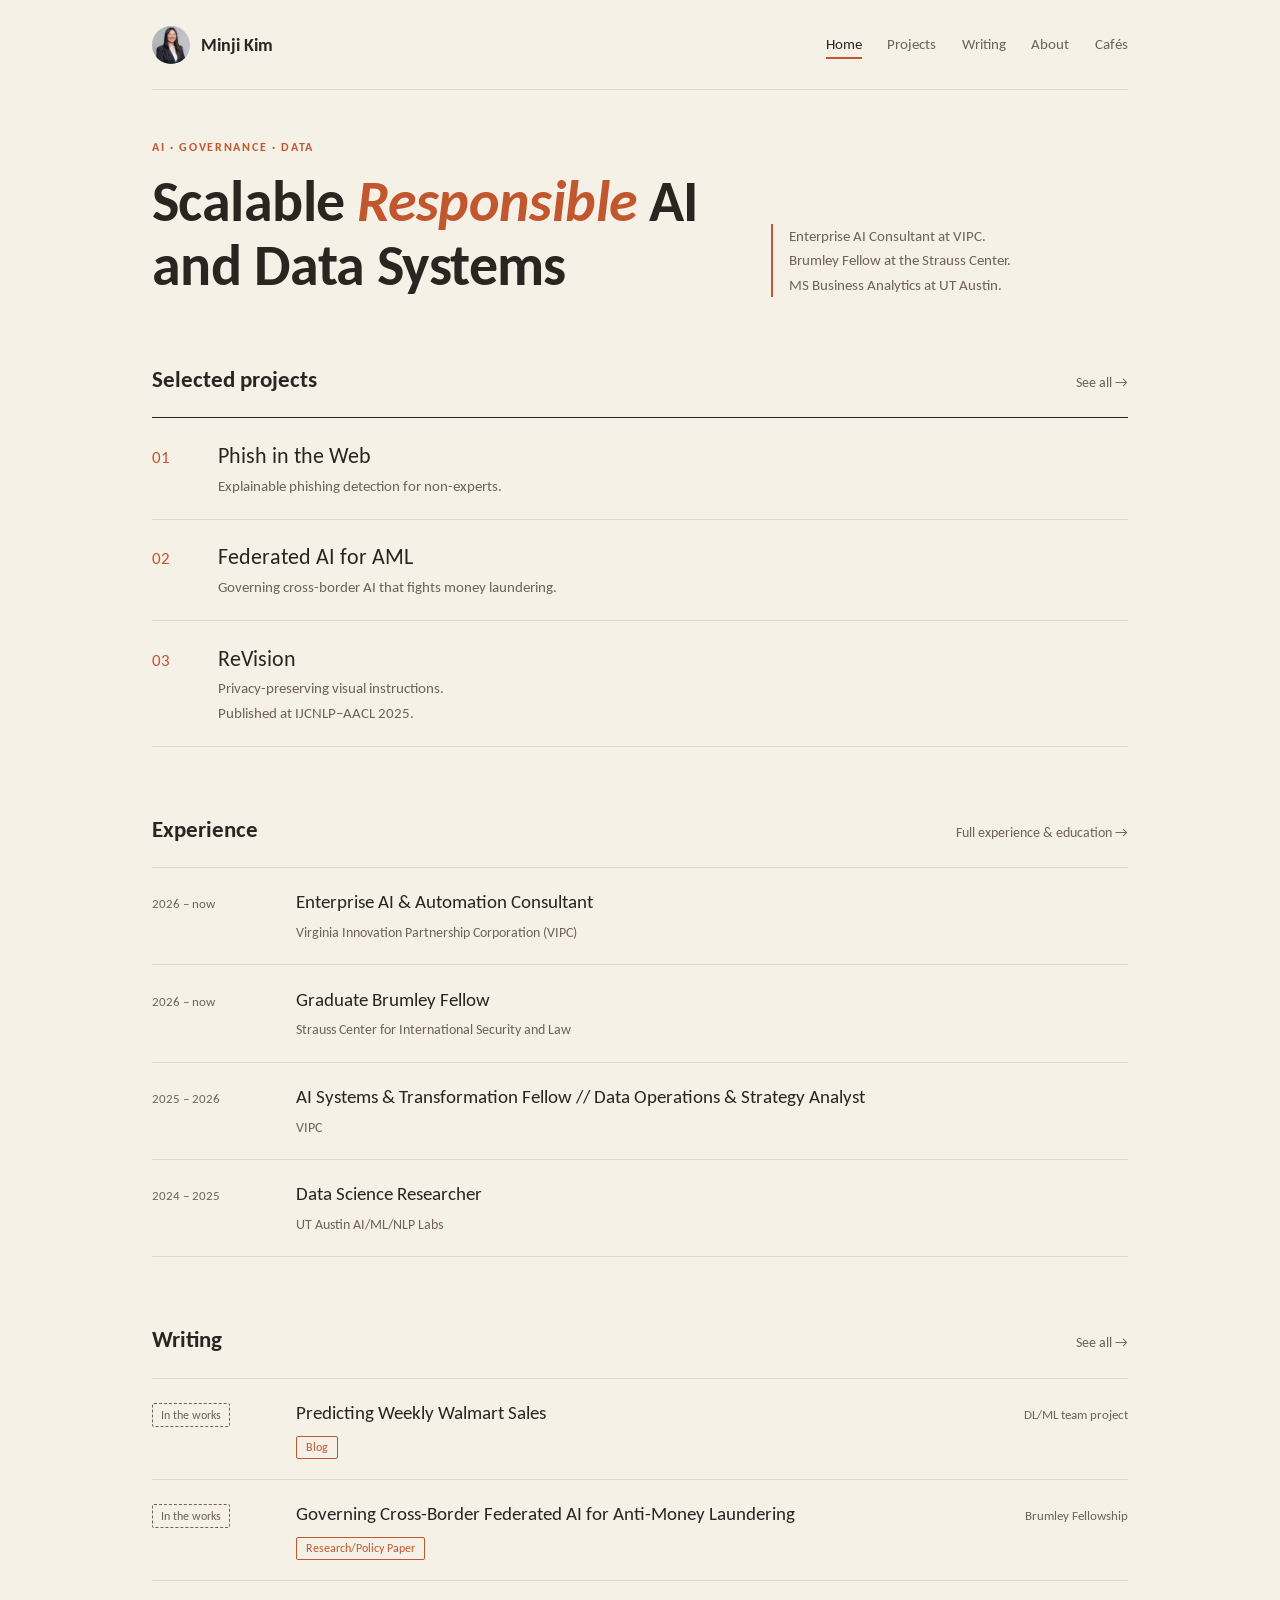
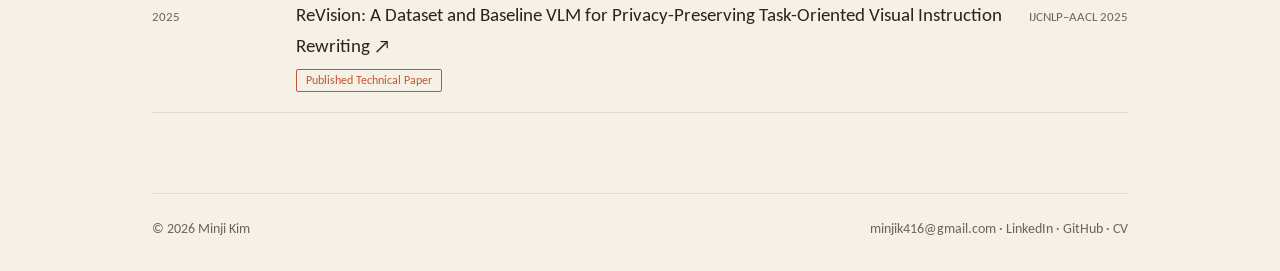
<file: index.html>
<!DOCTYPE html>
<html lang="en">
<head>
<meta charset="UTF-8">
<meta name="viewport" content="width=device-width, initial-scale=1.0">
<title>Minji Kim</title>
<meta name="description" content="I build AI and data systems that work for people, then figure out how to govern them.">
<link rel="icon" type="image/png" href="/photo/teaicon.png">
<link rel="stylesheet" href="https://fonts.googleapis.com/css2?family=Carlito:ital,wght@0,400;0,700;1,400&display=swap">
<link rel="stylesheet" href="/style.css">
</head>
<body>
<div class="wrap">
<nav class="top">
  <a class="me" href="/"><img src="/photo/Minji%20Headshot.png" alt="">Minji Kim</a>
  <div class="links"><a href="/" class="on">Home</a><a href="/projects/">Projects</a><a href="/writing/">Writing</a><a href="/about/">About</a><a href="/cafes/">Cafés</a></div>
</nav>
<main>

<div class="hero"><div><p class="eyebrow">AI · Governance · Data</p><h1>Scalable <em>Responsible</em> AI and Data Systems</h1></div><p class="side">Enterprise AI Consultant at VIPC.<br>Brumley Fellow at the Strauss Center.<br>MS Business Analytics at UT Austin.</p></div>
<div class="sec"><h2>Selected projects</h2><a href="/projects/">See all →</a></div>
<div class="rows"><a class="row" href="/projects/phish-in-the-web/" data-tags="Security ML"><span class="n">01</span><div><div class="t">Phish in the Web</div><div class="d">Explainable phishing detection for non-experts.</div></div></a><a class="row" href="/projects/federated-aml/" data-tags="Governance Research"><span class="n">02</span><div><div class="t">Federated AI for AML</div><div class="d">Governing cross-border AI that fights money laundering.</div></div></a><a class="row" href="/projects/revision/" data-tags="Publication ML"><span class="n">03</span><div><div class="t">ReVision</div><div class="d">Privacy-preserving visual instructions.<br>Published at IJCNLP–AACL 2025.</div></div></a></div>
<div class="sec"><h2>Experience</h2><a href="/about/">Full experience &amp; education →</a></div>
<div class="list"><div class="item"><span class="dt">2026 – now</span><span><span class="it">Enterprise AI &amp; Automation Consultant</span><br><span class="sub">Virginia Innovation Partnership Corporation (VIPC)</span></span><span></span></div><div class="item"><span class="dt">2026 – now</span><span><span class="it">Graduate Brumley Fellow</span><br><span class="sub">Strauss Center for International Security and Law</span></span><span></span></div><div class="item"><span class="dt">2025 – 2026</span><span><span class="it">AI Systems &amp; Transformation Fellow // Data Operations &amp; Strategy Analyst</span><br><span class="sub">VIPC</span></span><span></span></div><div class="item"><span class="dt">2024 – 2025</span><span><span class="it">Data Science Researcher</span><br><span class="sub">UT Austin AI/ML/NLP Labs</span></span><span></span></div></div>
<div class="sec"><h2>Writing</h2><a href="/writing/">See all →</a></div>
<div class="list"><a class="item" href="/writing/walmart-forecasting/" data-kind="Blog"><span class="dt"><span class="wip">In the works</span></span><span><span class="it">Predicting Weekly Walmart Sales</span><br><span class="tag">Blog</span></span><span class="rt">DL/ML team project</span></a><div class="item" data-kind="Research/Policy Paper"><span class="dt"><span class="wip">In the works</span></span><span><span class="it">Governing Cross-Border Federated AI for Anti-Money Laundering</span><br><span class="tag">Research/Policy Paper</span></span><span class="rt">Brumley Fellowship</span></div><a class="item" href="https://arxiv.org/abs/2502.14780" data-kind="Published Technical Paper"><span class="dt">2025</span><span><span class="it">ReVision: A Dataset and Baseline VLM for Privacy-Preserving Task-Oriented Visual Instruction Rewriting ↗</span><br><span class="tag">Published Technical Paper</span></span><span class="rt">IJCNLP–AACL 2025</span></a></div>
</main>
<footer>
  <span>© 2026 Minji Kim</span>
  <span><a href="mailto:minjik416@gmail.com">minjik416@gmail.com</a> · <a href="https://www.linkedin.com/in/minjikimut">LinkedIn</a> · <a href="https://github.com/mk43275">GitHub</a> · <a href="/photo/Minji%20Kim%20CV.pdf">CV</a></span>
</footer>
</div>
</body>
</html>
</file>
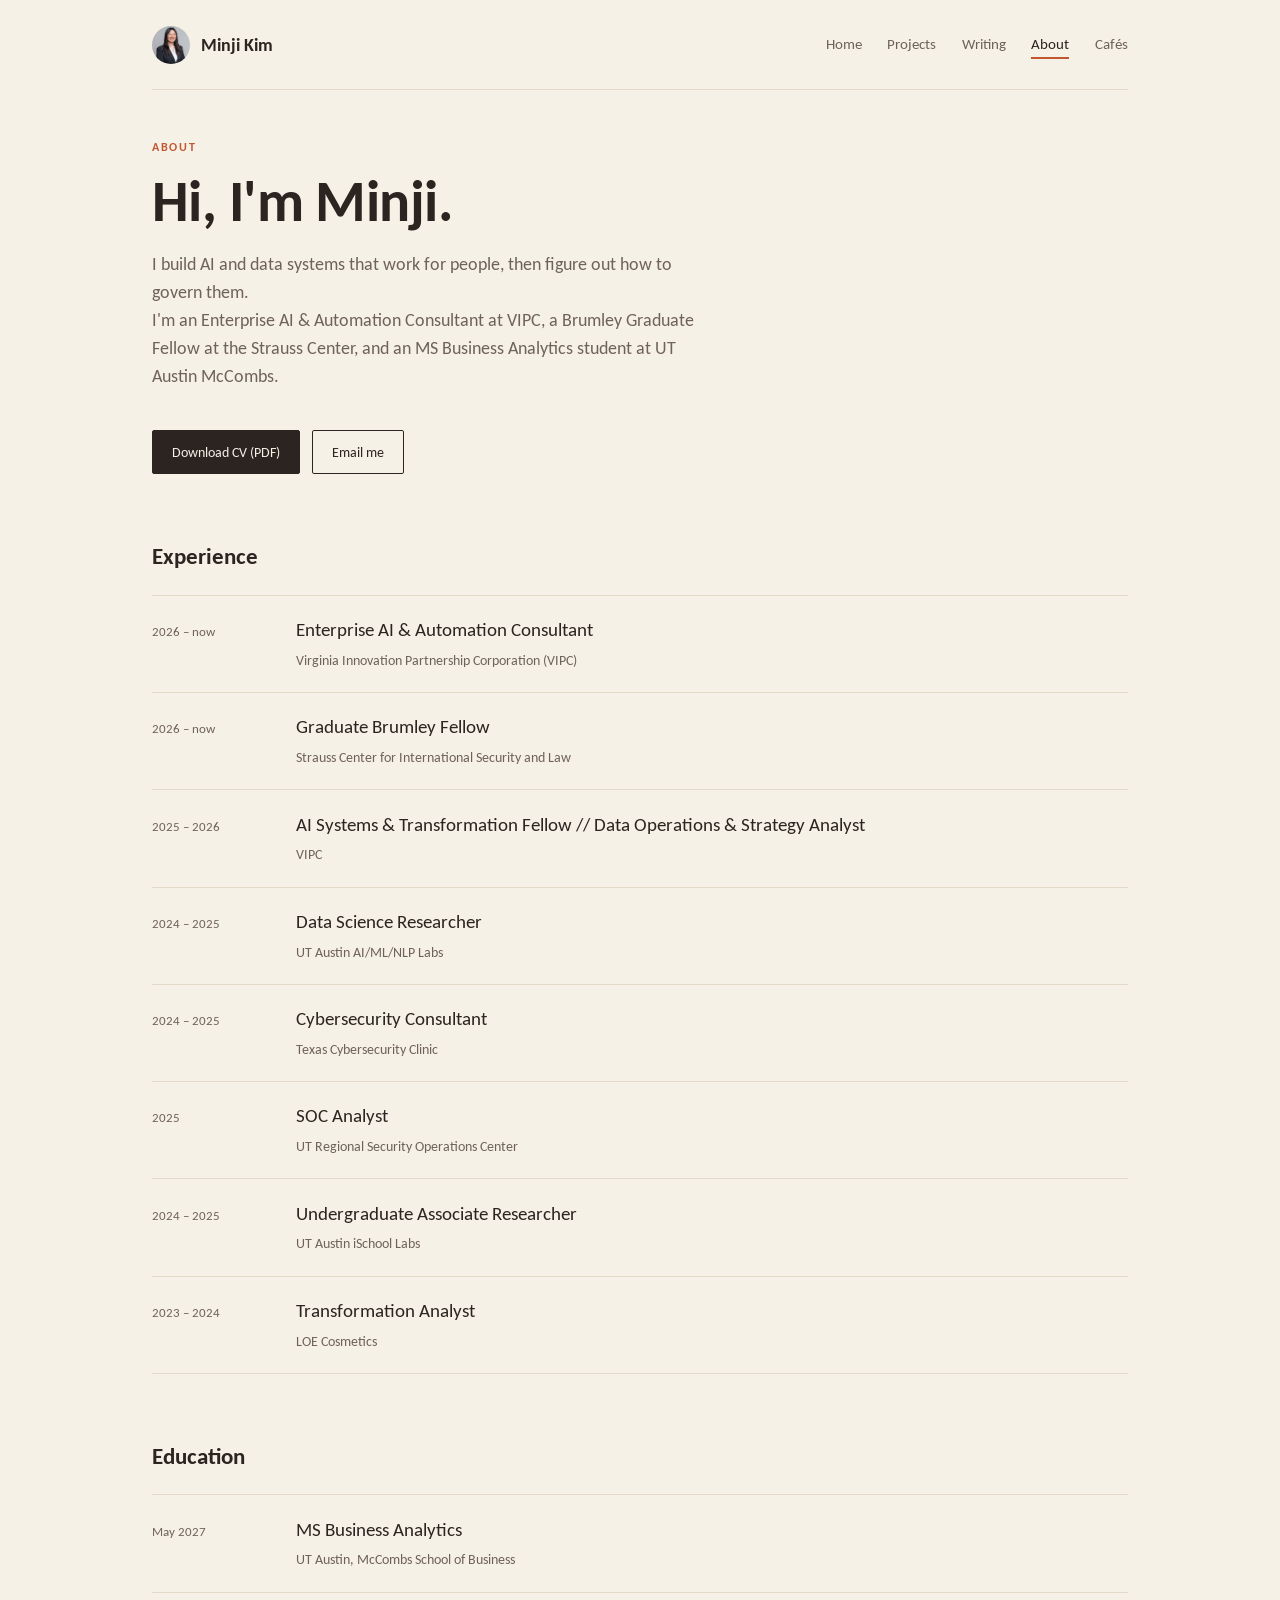
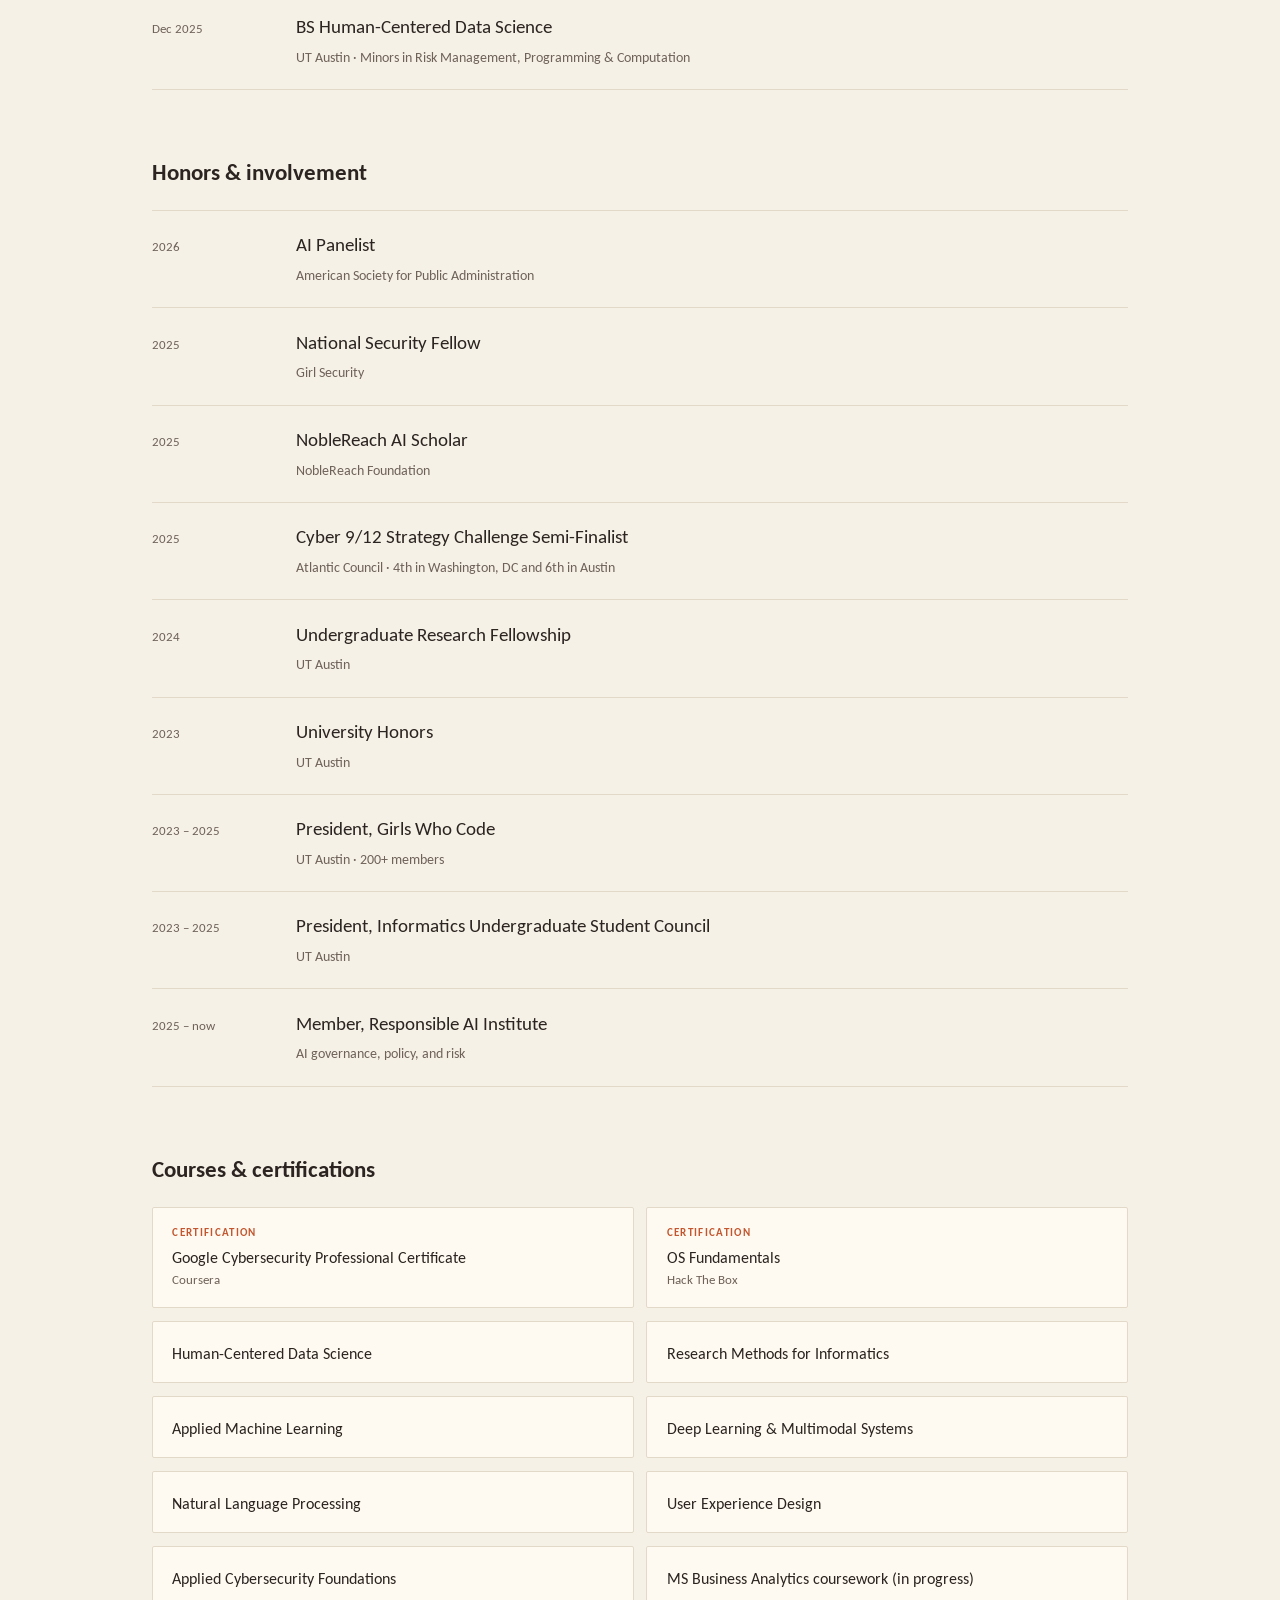
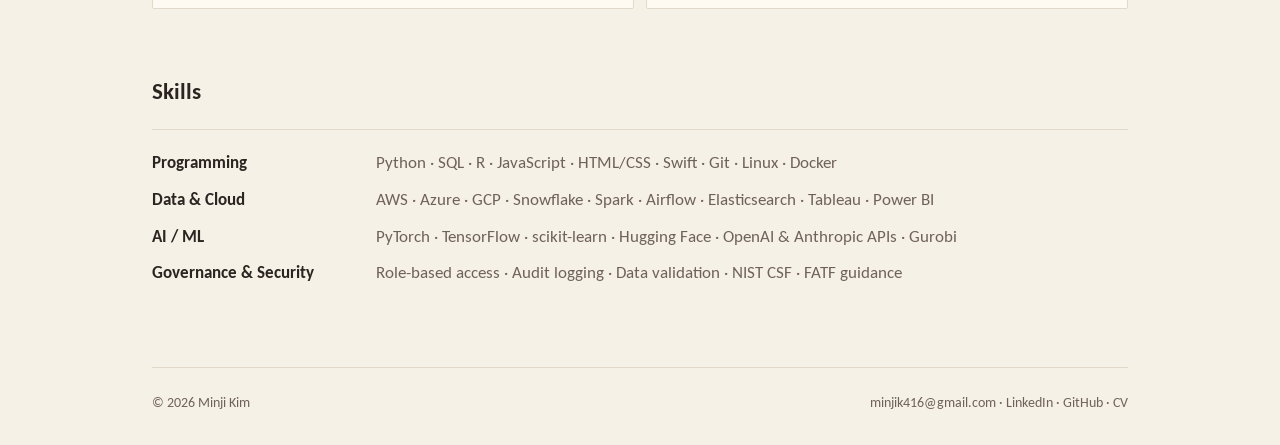
<file: about/index.html>
<!DOCTYPE html>
<html lang="en">
<head>
<meta charset="UTF-8">
<meta name="viewport" content="width=device-width, initial-scale=1.0">
<title>About · Minji Kim</title>
<meta name="description" content="Minji Kim&#x27;s experience, education, honors, and skills.">
<link rel="icon" type="image/png" href="/photo/teaicon.png">
<link rel="stylesheet" href="https://fonts.googleapis.com/css2?family=Carlito:ital,wght@0,400;0,700;1,400&display=swap">
<link rel="stylesheet" href="/style.css">
</head>
<body>
<div class="wrap">
<nav class="top">
  <a class="me" href="/"><img src="/photo/Minji%20Headshot.png" alt="">Minji Kim</a>
  <div class="links"><a href="/">Home</a><a href="/projects/">Projects</a><a href="/writing/">Writing</a><a href="/about/" class="on">About</a><a href="/cafes/">Cafés</a></div>
</nav>
<main>

<p class="eyebrow">About</p><h1>Hi, I'm Minji.</h1>
<p class="lede">I build AI and data systems that work for people, then figure out how to govern them.<br>I&#x27;m an Enterprise AI &amp; Automation Consultant at VIPC, a Brumley Graduate Fellow at the Strauss Center, and an MS Business Analytics student at UT Austin McCombs.</p>
<div class="btns"><a class="btn p" href="/photo/Minji%20Kim%20CV.pdf">Download CV (PDF)</a><a class="btn" href="mailto:minjik416@gmail.com">Email me</a></div>
<div class="sec"><h2>Experience</h2></div>
<div class="list"><div class="item"><span class="dt">2026 – now</span><span><span class="it">Enterprise AI &amp; Automation Consultant</span><br><span class="sub">Virginia Innovation Partnership Corporation (VIPC)</span></span><span></span></div><div class="item"><span class="dt">2026 – now</span><span><span class="it">Graduate Brumley Fellow</span><br><span class="sub">Strauss Center for International Security and Law</span></span><span></span></div><div class="item"><span class="dt">2025 – 2026</span><span><span class="it">AI Systems &amp; Transformation Fellow // Data Operations &amp; Strategy Analyst</span><br><span class="sub">VIPC</span></span><span></span></div><div class="item"><span class="dt">2024 – 2025</span><span><span class="it">Data Science Researcher</span><br><span class="sub">UT Austin AI/ML/NLP Labs</span></span><span></span></div><div class="item"><span class="dt">2024 – 2025</span><span><span class="it">Cybersecurity Consultant</span><br><span class="sub">Texas Cybersecurity Clinic</span></span><span></span></div><div class="item"><span class="dt">2025</span><span><span class="it">SOC Analyst</span><br><span class="sub">UT Regional Security Operations Center</span></span><span></span></div><div class="item"><span class="dt">2024 – 2025</span><span><span class="it">Undergraduate Associate Researcher</span><br><span class="sub">UT Austin iSchool Labs</span></span><span></span></div><div class="item"><span class="dt">2023 – 2024</span><span><span class="it">Transformation Analyst</span><br><span class="sub">LOE Cosmetics</span></span><span></span></div></div>
<div class="sec"><h2>Education</h2></div>
<div class="list"><div class="item"><span class="dt">May 2027</span><span><span class="it">MS Business Analytics</span><br><span class="sub">UT Austin, McCombs School of Business</span></span><span></span></div><div class="item"><span class="dt">Dec 2025</span><span><span class="it">BS Human-Centered Data Science</span><br><span class="sub">UT Austin · Minors in Risk Management, Programming &amp; Computation</span></span><span></span></div></div>
<div class="sec"><h2>Honors &amp; involvement</h2></div>
<div class="list"><div class="item"><span class="dt">2026</span><span><span class="it">AI Panelist</span><br><span class="sub">American Society for Public Administration</span></span><span></span></div><div class="item"><span class="dt">2025</span><span><span class="it">National Security Fellow</span><br><span class="sub">Girl Security</span></span><span></span></div><div class="item"><span class="dt">2025</span><span><span class="it">NobleReach AI Scholar</span><br><span class="sub">NobleReach Foundation</span></span><span></span></div><div class="item"><span class="dt">2025</span><span><span class="it">Cyber 9/12 Strategy Challenge Semi-Finalist</span><br><span class="sub">Atlantic Council · 4th in Washington, DC and 6th in Austin</span></span><span></span></div><div class="item"><span class="dt">2024</span><span><span class="it">Undergraduate Research Fellowship</span><br><span class="sub">UT Austin</span></span><span></span></div><div class="item"><span class="dt">2023</span><span><span class="it">University Honors</span><br><span class="sub">UT Austin</span></span><span></span></div><div class="item"><span class="dt">2023 – 2025</span><span><span class="it">President, Girls Who Code</span><br><span class="sub">UT Austin · 200+ members</span></span><span></span></div><div class="item"><span class="dt">2023 – 2025</span><span><span class="it">President, Informatics Undergraduate Student Council</span><br><span class="sub">UT Austin</span></span><span></span></div><div class="item"><span class="dt">2025 – now</span><span><span class="it">Member, Responsible AI Institute</span><br><span class="sub">AI governance, policy, and risk</span></span><span></span></div></div>
<div class="sec"><h2>Courses &amp; certifications</h2></div>
<div class="grid2"><div class="box"><div class="k">Certification</div><div class="v">Google Cybersecurity Professional Certificate</div><div class="s">Coursera</div></div><div class="box"><div class="k">Certification</div><div class="v">OS Fundamentals</div><div class="s">Hack The Box</div></div><div class="box"><div class="v">Human-Centered Data Science</div></div><div class="box"><div class="v">Research Methods for Informatics</div></div><div class="box"><div class="v">Applied Machine Learning</div></div><div class="box"><div class="v">Deep Learning &amp; Multimodal Systems</div></div><div class="box"><div class="v">Natural Language Processing</div></div><div class="box"><div class="v">User Experience Design</div></div><div class="box"><div class="v">Applied Cybersecurity Foundations</div></div><div class="box"><div class="v">MS Business Analytics coursework (in progress)</div></div></div>
<div class="sec"><h2>Skills</h2></div>
<dl class="skills"><dt>Programming</dt><dd>Python · SQL · R · JavaScript · HTML/CSS · Swift · Git · Linux · Docker</dd><dt>Data &amp; Cloud</dt><dd>AWS · Azure · GCP · Snowflake · Spark · Airflow · Elasticsearch · Tableau · Power BI</dd><dt>AI / ML</dt><dd>PyTorch · TensorFlow · scikit-learn · Hugging Face · OpenAI &amp; Anthropic APIs · Gurobi</dd><dt>Governance &amp; Security</dt><dd>Role-based access · Audit logging · Data validation · NIST CSF · FATF guidance</dd></dl>
</main>
<footer>
  <span>© 2026 Minji Kim</span>
  <span><a href="mailto:minjik416@gmail.com">minjik416@gmail.com</a> · <a href="https://www.linkedin.com/in/minjikimut">LinkedIn</a> · <a href="https://github.com/mk43275">GitHub</a> · <a href="/photo/Minji%20Kim%20CV.pdf">CV</a></span>
</footer>
</div>
</body>
</html>
</file>
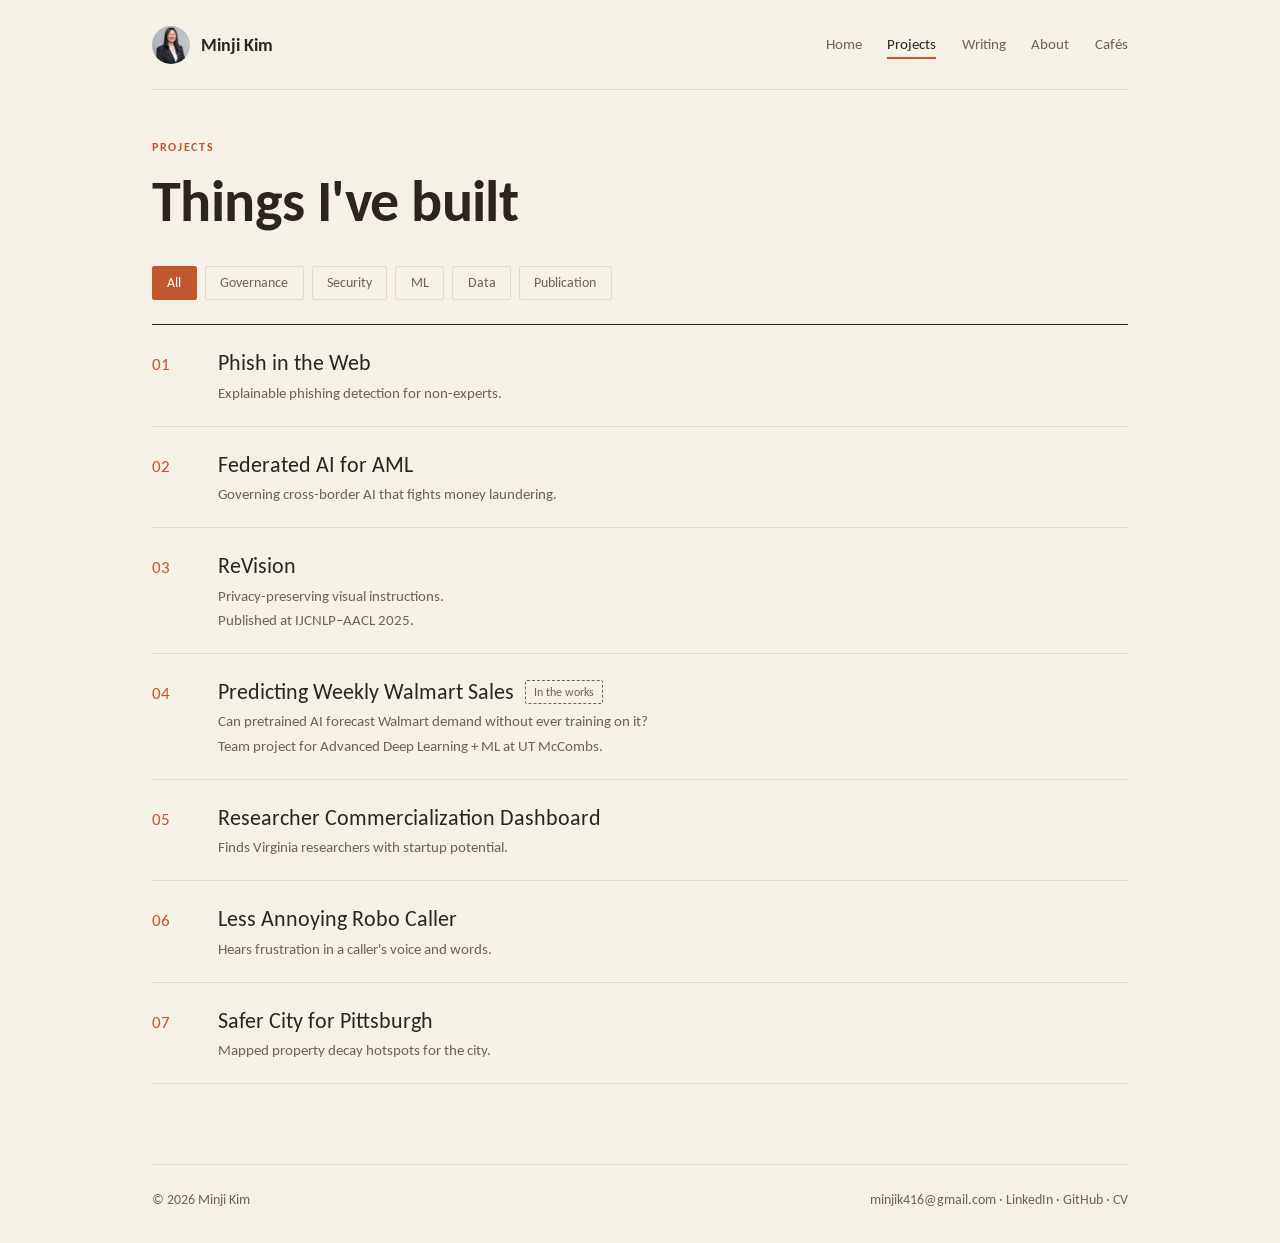
<file: projects/index.html>
<!DOCTYPE html>
<html lang="en">
<head>
<meta charset="UTF-8">
<meta name="viewport" content="width=device-width, initial-scale=1.0">
<title>Projects · Minji Kim</title>
<meta name="description" content="Projects by Minji Kim in AI governance, security, machine learning, and data.">
<link rel="icon" type="image/png" href="/photo/teaicon.png">
<link rel="stylesheet" href="https://fonts.googleapis.com/css2?family=Carlito:ital,wght@0,400;0,700;1,400&display=swap">
<link rel="stylesheet" href="/style.css">
</head>
<body>
<div class="wrap">
<nav class="top">
  <a class="me" href="/"><img src="/photo/Minji%20Headshot.png" alt="">Minji Kim</a>
  <div class="links"><a href="/">Home</a><a href="/projects/" class="on">Projects</a><a href="/writing/">Writing</a><a href="/about/">About</a><a href="/cafes/">Cafés</a></div>
</nav>
<main>

<p class="eyebrow">Projects</p><h1>Things I've built</h1>
<div class="filters"><button class="on" data-f="All">All</button><button class="" data-f="Governance">Governance</button><button class="" data-f="Security">Security</button><button class="" data-f="ML">ML</button><button class="" data-f="Data">Data</button><button class="" data-f="Publication">Publication</button></div>
<div class="rows"><a class="row" href="/projects/phish-in-the-web/" data-tags="Security ML"><span class="n">01</span><div><div class="t">Phish in the Web</div><div class="d">Explainable phishing detection for non-experts.</div></div></a><a class="row" href="/projects/federated-aml/" data-tags="Governance Research"><span class="n">02</span><div><div class="t">Federated AI for AML</div><div class="d">Governing cross-border AI that fights money laundering.</div></div></a><a class="row" href="/projects/revision/" data-tags="Publication ML"><span class="n">03</span><div><div class="t">ReVision</div><div class="d">Privacy-preserving visual instructions.<br>Published at IJCNLP–AACL 2025.</div></div></a><a class="row" href="/projects/walmart-forecasting/" data-tags="ML Data"><span class="n">04</span><div><div class="t">Predicting Weekly Walmart Sales <span class="wip">In the works</span></div><div class="d">Can pretrained AI forecast Walmart demand without ever training on it?<br>Team project for Advanced Deep Learning + ML at UT McCombs.</div></div></a><a class="row" href="/projects/research-dashboard/" data-tags="Data AI"><span class="n">05</span><div><div class="t">Researcher Commercialization Dashboard</div><div class="d">Finds Virginia researchers with startup potential.</div></div></a><a class="row" href="/projects/robo-caller/" data-tags="ML"><span class="n">06</span><div><div class="t">Less Annoying Robo Caller</div><div class="d">Hears frustration in a caller&#x27;s voice and words.</div></div></a><a class="row" href="/projects/safer-pittsburgh/" data-tags="Data"><span class="n">07</span><div><div class="t">Safer City for Pittsburgh</div><div class="d">Mapped property decay hotspots for the city.</div></div></a></div>
<script>
document.querySelectorAll('.filters').forEach(f => f.addEventListener('click', ev => {
  const b = ev.target.closest('button'); if (!b) return;
  f.querySelectorAll('button').forEach(x => x.classList.toggle('on', x === b));
  const k = b.dataset.f;
  document.querySelectorAll('[data-tags]').forEach(el => {
    el.style.display = (k === 'All' || el.dataset.tags.split('|').includes(k) || el.dataset.tags.split(' ').includes(k)) ? '' : 'none';
  });
}));
</script>
</main>
<footer>
  <span>© 2026 Minji Kim</span>
  <span><a href="mailto:minjik416@gmail.com">minjik416@gmail.com</a> · <a href="https://www.linkedin.com/in/minjikimut">LinkedIn</a> · <a href="https://github.com/mk43275">GitHub</a> · <a href="/photo/Minji%20Kim%20CV.pdf">CV</a></span>
</footer>
</div>
</body>
</html>
</file>
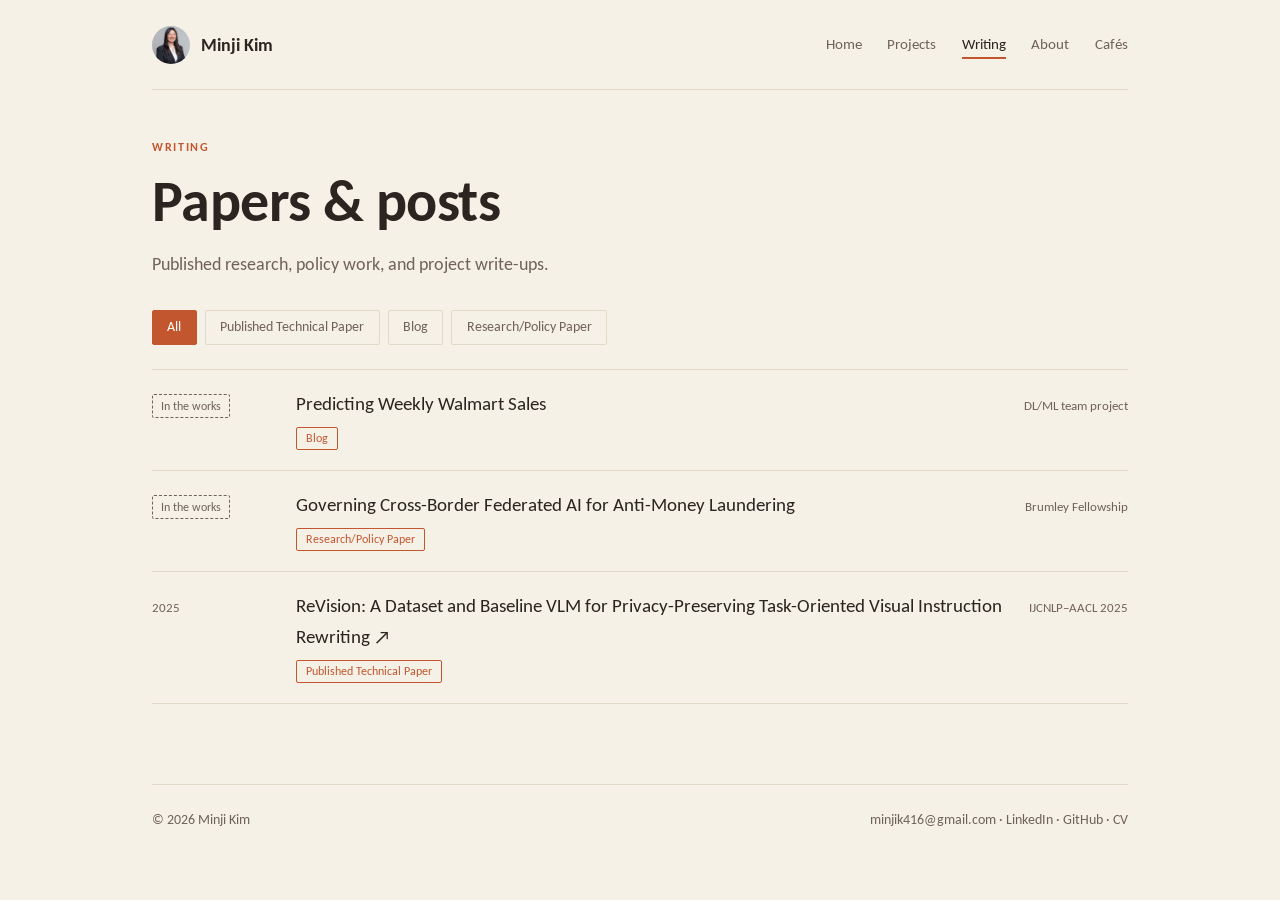
<file: writing/index.html>
<!DOCTYPE html>
<html lang="en">
<head>
<meta charset="UTF-8">
<meta name="viewport" content="width=device-width, initial-scale=1.0">
<title>Writing · Minji Kim</title>
<meta name="description" content="Papers and posts by Minji Kim.">
<link rel="icon" type="image/png" href="/photo/teaicon.png">
<link rel="stylesheet" href="https://fonts.googleapis.com/css2?family=Carlito:ital,wght@0,400;0,700;1,400&display=swap">
<link rel="stylesheet" href="/style.css">
</head>
<body>
<div class="wrap">
<nav class="top">
  <a class="me" href="/"><img src="/photo/Minji%20Headshot.png" alt="">Minji Kim</a>
  <div class="links"><a href="/">Home</a><a href="/projects/">Projects</a><a href="/writing/" class="on">Writing</a><a href="/about/">About</a><a href="/cafes/">Cafés</a></div>
</nav>
<main>

<p class="eyebrow">Writing</p><h1>Papers &amp; posts</h1><p class="lede">Published research, policy work, and project write-ups.</p>
<div class="filters"><button class="on" data-f="All">All</button><button class="" data-f="Published Technical Paper">Published Technical Paper</button><button class="" data-f="Blog">Blog</button><button class="" data-f="Research/Policy Paper">Research/Policy Paper</button></div>
<div class="list"><a class="item" href="/writing/walmart-forecasting/" data-kind="Blog"><span class="dt"><span class="wip">In the works</span></span><span><span class="it">Predicting Weekly Walmart Sales</span><br><span class="tag">Blog</span></span><span class="rt">DL/ML team project</span></a><div class="item" data-kind="Research/Policy Paper"><span class="dt"><span class="wip">In the works</span></span><span><span class="it">Governing Cross-Border Federated AI for Anti-Money Laundering</span><br><span class="tag">Research/Policy Paper</span></span><span class="rt">Brumley Fellowship</span></div><a class="item" href="https://arxiv.org/abs/2502.14780" data-kind="Published Technical Paper"><span class="dt">2025</span><span><span class="it">ReVision: A Dataset and Baseline VLM for Privacy-Preserving Task-Oriented Visual Instruction Rewriting ↗</span><br><span class="tag">Published Technical Paper</span></span><span class="rt">IJCNLP–AACL 2025</span></a></div>
<script>
document.querySelectorAll('.filters').forEach(f => f.addEventListener('click', ev => {
  const b = ev.target.closest('button'); if (!b) return;
  f.querySelectorAll('button').forEach(x => x.classList.toggle('on', x === b));
  const k = b.dataset.f;
  document.querySelectorAll('[data-kind]').forEach(el => {
    el.style.display = (k === 'All' || el.dataset.kind.split('|').includes(k) || el.dataset.kind.split(' ').includes(k)) ? '' : 'none';
  });
}));
</script>
</main>
<footer>
  <span>© 2026 Minji Kim</span>
  <span><a href="mailto:minjik416@gmail.com">minjik416@gmail.com</a> · <a href="https://www.linkedin.com/in/minjikimut">LinkedIn</a> · <a href="https://github.com/mk43275">GitHub</a> · <a href="/photo/Minji%20Kim%20CV.pdf">CV</a></span>
</footer>
</div>
</body>
</html>
</file>
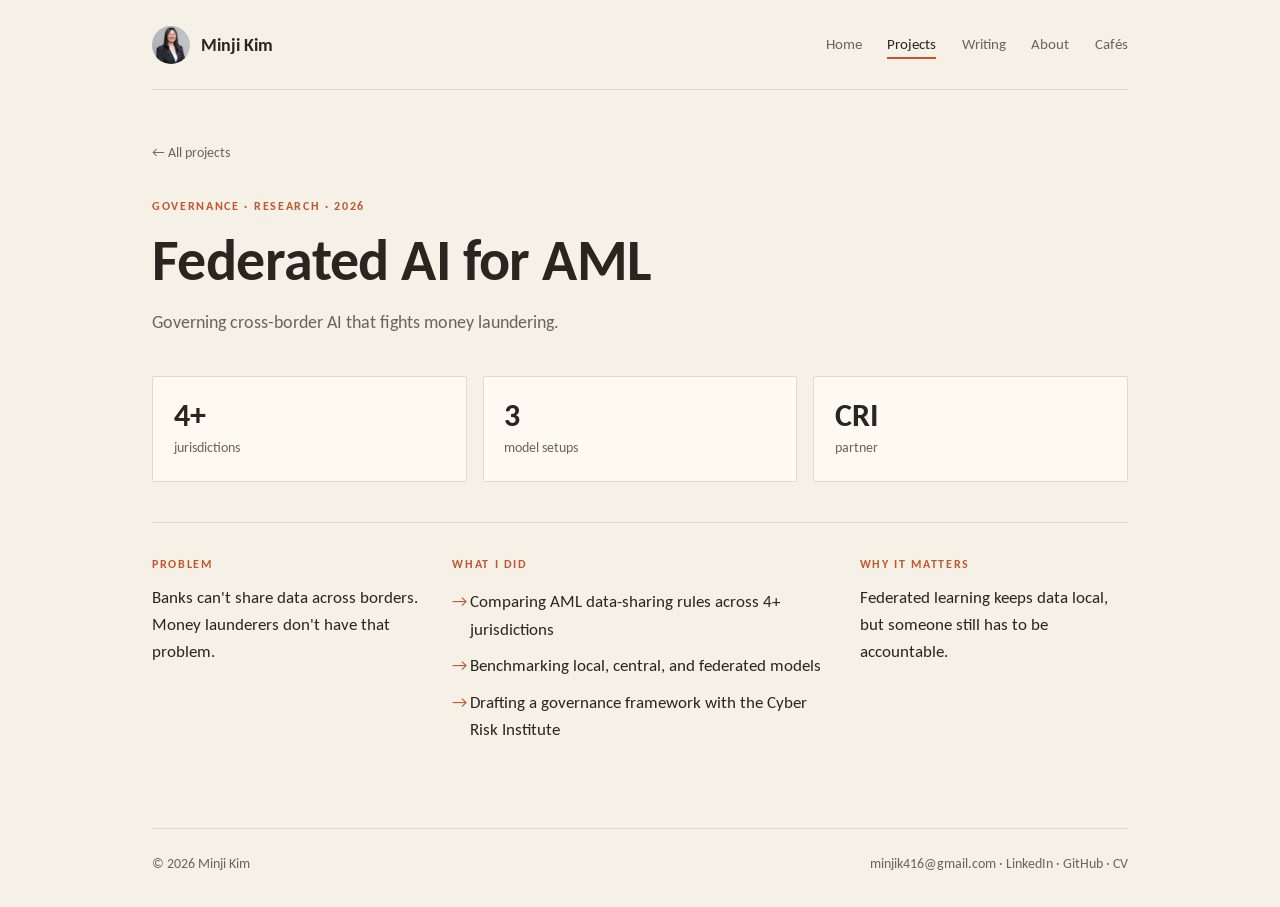
<file: projects/federated-aml/index.html>
<!DOCTYPE html>
<html lang="en">
<head>
<meta charset="UTF-8">
<meta name="viewport" content="width=device-width, initial-scale=1.0">
<title>Federated AI for AML · Minji Kim</title>
<meta name="description" content="Governing cross-border AI that fights money laundering.">
<link rel="icon" type="image/png" href="/photo/teaicon.png">
<link rel="stylesheet" href="https://fonts.googleapis.com/css2?family=Carlito:ital,wght@0,400;0,700;1,400&display=swap">
<link rel="stylesheet" href="/style.css">
</head>
<body>
<div class="wrap">
<nav class="top">
  <a class="me" href="/"><img src="/photo/Minji%20Headshot.png" alt="">Minji Kim</a>
  <div class="links"><a href="/">Home</a><a href="/projects/" class="on">Projects</a><a href="/writing/">Writing</a><a href="/about/">About</a><a href="/cafes/">Cafés</a></div>
</nav>
<main>

<a class="back" href="/projects/">← All projects</a>
<p class="eyebrow">Governance · Research · 2026</p><h1>Federated AI for AML</h1><p class="lede">Governing cross-border AI that fights money laundering.</p>

<div class="stats"><div class="stat"><b>4+</b><span>jurisdictions</span></div><div class="stat"><b>3</b><span>model setups</span></div><div class="stat"><b>CRI</b><span>partner</span></div></div>
<div class="three">
  <div><h3>Problem</h3><p>Banks can&#x27;t share data across borders.<br>Money launderers don&#x27;t have that problem.</p></div>
  <div><h3>What I did</h3><ul><li>Comparing AML data-sharing rules across 4+ jurisdictions</li><li>Benchmarking local, central, and federated models</li><li>Drafting a governance framework with the Cyber Risk Institute</li></ul></div>
  <div><h3>Why it matters</h3><p>Federated learning keeps data local, but someone still has to be accountable.</p></div>
</div>

</main>
<footer>
  <span>© 2026 Minji Kim</span>
  <span><a href="mailto:minjik416@gmail.com">minjik416@gmail.com</a> · <a href="https://www.linkedin.com/in/minjikimut">LinkedIn</a> · <a href="https://github.com/mk43275">GitHub</a> · <a href="/photo/Minji%20Kim%20CV.pdf">CV</a></span>
</footer>
</div>
</body>
</html>
</file>
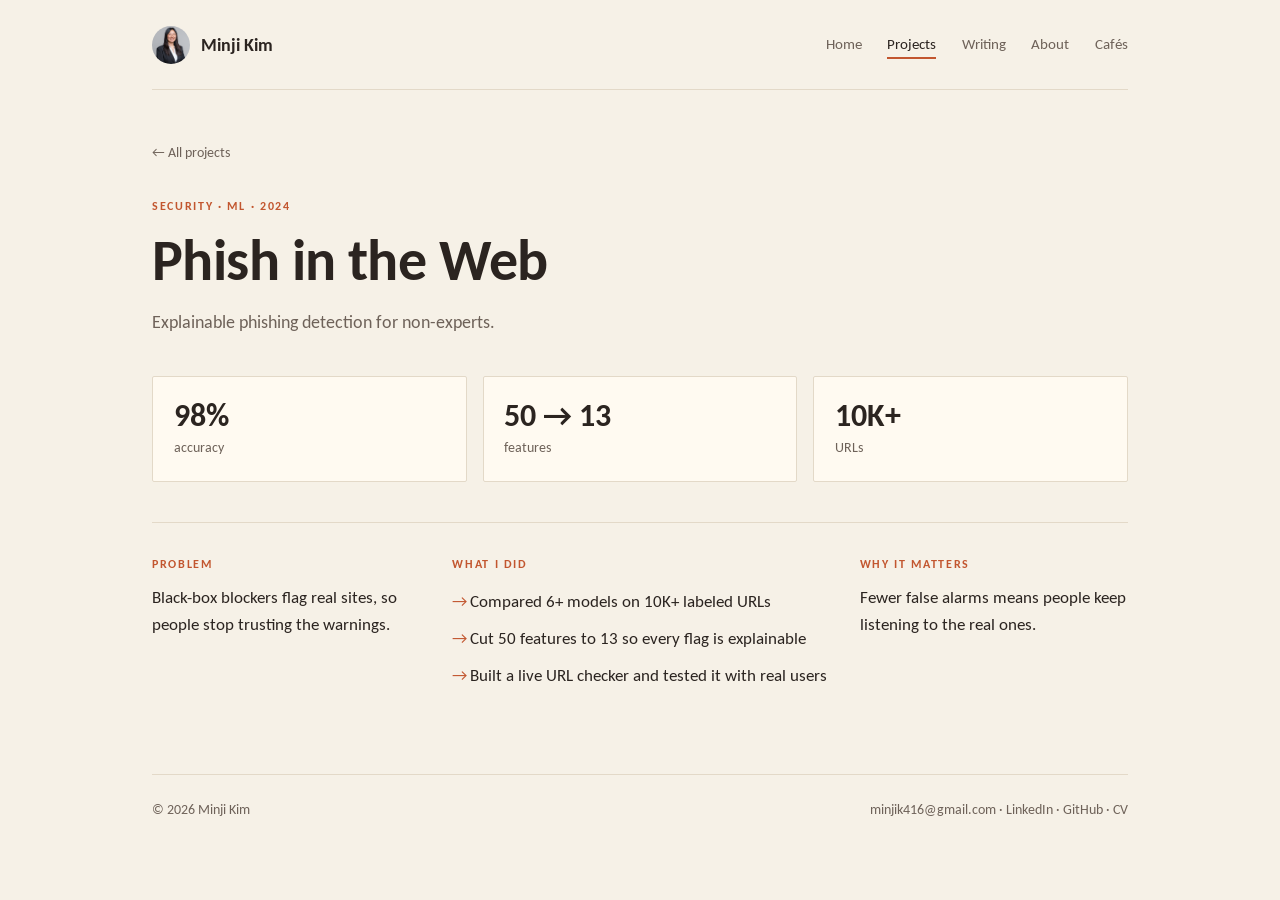
<file: projects/phish-in-the-web/index.html>
<!DOCTYPE html>
<html lang="en">
<head>
<meta charset="UTF-8">
<meta name="viewport" content="width=device-width, initial-scale=1.0">
<title>Phish in the Web · Minji Kim</title>
<meta name="description" content="Explainable phishing detection for non-experts.">
<link rel="icon" type="image/png" href="/photo/teaicon.png">
<link rel="stylesheet" href="https://fonts.googleapis.com/css2?family=Carlito:ital,wght@0,400;0,700;1,400&display=swap">
<link rel="stylesheet" href="/style.css">
</head>
<body>
<div class="wrap">
<nav class="top">
  <a class="me" href="/"><img src="/photo/Minji%20Headshot.png" alt="">Minji Kim</a>
  <div class="links"><a href="/">Home</a><a href="/projects/" class="on">Projects</a><a href="/writing/">Writing</a><a href="/about/">About</a><a href="/cafes/">Cafés</a></div>
</nav>
<main>

<a class="back" href="/projects/">← All projects</a>
<p class="eyebrow">Security · ML · 2024</p><h1>Phish in the Web</h1><p class="lede">Explainable phishing detection for non-experts.</p>

<div class="stats"><div class="stat"><b>98%</b><span>accuracy</span></div><div class="stat"><b>50 → 13</b><span>features</span></div><div class="stat"><b>10K+</b><span>URLs</span></div></div>
<div class="three">
  <div><h3>Problem</h3><p>Black-box blockers flag real sites, so people stop trusting the warnings.</p></div>
  <div><h3>What I did</h3><ul><li>Compared 6+ models on 10K+ labeled URLs</li><li>Cut 50 features to 13 so every flag is explainable</li><li>Built a live URL checker and tested it with real users</li></ul></div>
  <div><h3>Why it matters</h3><p>Fewer false alarms means people keep listening to the real ones.</p></div>
</div>

</main>
<footer>
  <span>© 2026 Minji Kim</span>
  <span><a href="mailto:minjik416@gmail.com">minjik416@gmail.com</a> · <a href="https://www.linkedin.com/in/minjikimut">LinkedIn</a> · <a href="https://github.com/mk43275">GitHub</a> · <a href="/photo/Minji%20Kim%20CV.pdf">CV</a></span>
</footer>
</div>
</body>
</html>
</file>
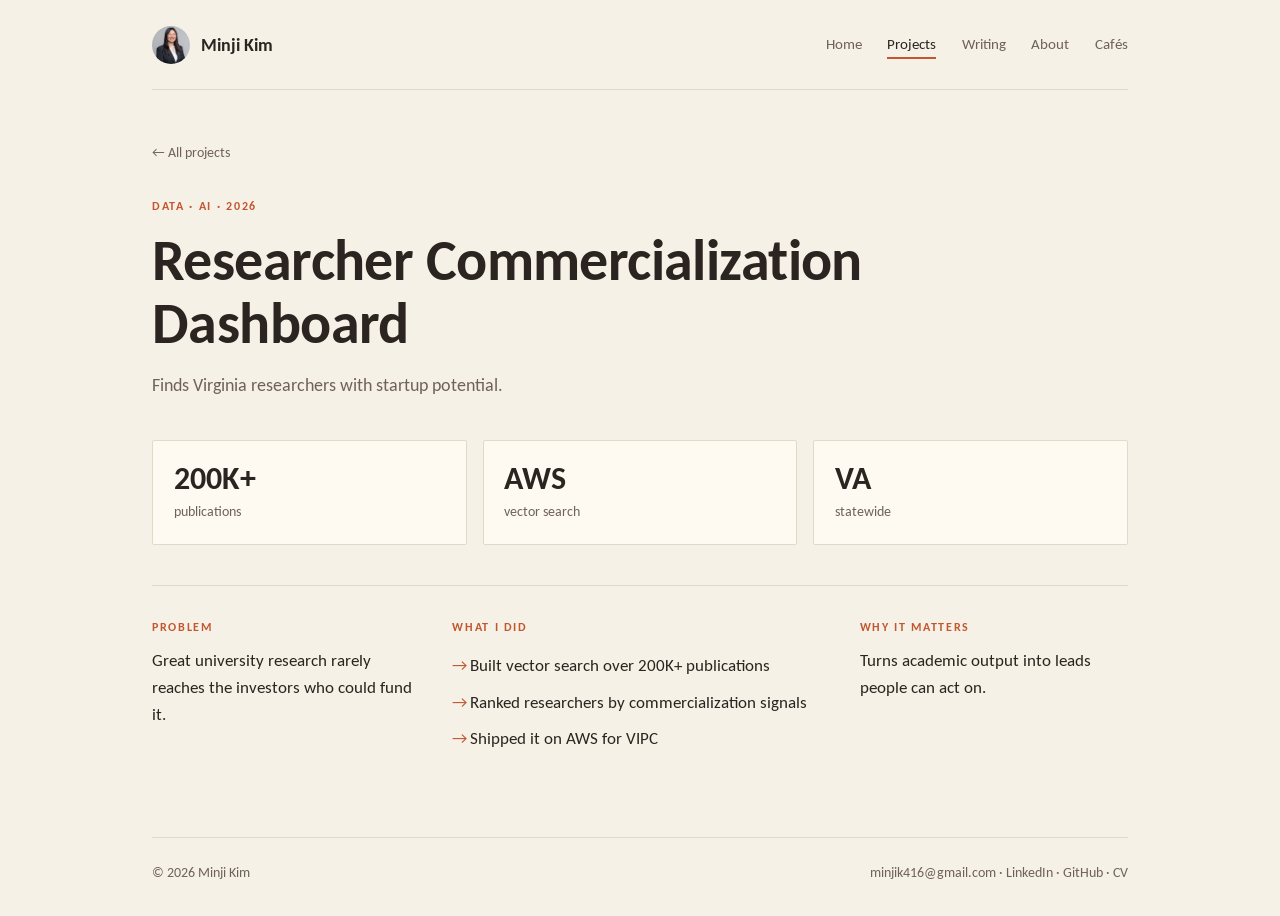
<file: projects/research-dashboard/index.html>
<!DOCTYPE html>
<html lang="en">
<head>
<meta charset="UTF-8">
<meta name="viewport" content="width=device-width, initial-scale=1.0">
<title>Researcher Commercialization Dashboard · Minji Kim</title>
<meta name="description" content="Finds Virginia researchers with startup potential.">
<link rel="icon" type="image/png" href="/photo/teaicon.png">
<link rel="stylesheet" href="https://fonts.googleapis.com/css2?family=Carlito:ital,wght@0,400;0,700;1,400&display=swap">
<link rel="stylesheet" href="/style.css">
</head>
<body>
<div class="wrap">
<nav class="top">
  <a class="me" href="/"><img src="/photo/Minji%20Headshot.png" alt="">Minji Kim</a>
  <div class="links"><a href="/">Home</a><a href="/projects/" class="on">Projects</a><a href="/writing/">Writing</a><a href="/about/">About</a><a href="/cafes/">Cafés</a></div>
</nav>
<main>

<a class="back" href="/projects/">← All projects</a>
<p class="eyebrow">Data · AI · 2026</p><h1>Researcher Commercialization Dashboard</h1><p class="lede">Finds Virginia researchers with startup potential.</p>

<div class="stats"><div class="stat"><b>200K+</b><span>publications</span></div><div class="stat"><b>AWS</b><span>vector search</span></div><div class="stat"><b>VA</b><span>statewide</span></div></div>
<div class="three">
  <div><h3>Problem</h3><p>Great university research rarely reaches the investors who could fund it.</p></div>
  <div><h3>What I did</h3><ul><li>Built vector search over 200K+ publications</li><li>Ranked researchers by commercialization signals</li><li>Shipped it on AWS for VIPC</li></ul></div>
  <div><h3>Why it matters</h3><p>Turns academic output into leads people can act on.</p></div>
</div>

</main>
<footer>
  <span>© 2026 Minji Kim</span>
  <span><a href="mailto:minjik416@gmail.com">minjik416@gmail.com</a> · <a href="https://www.linkedin.com/in/minjikimut">LinkedIn</a> · <a href="https://github.com/mk43275">GitHub</a> · <a href="/photo/Minji%20Kim%20CV.pdf">CV</a></span>
</footer>
</div>
</body>
</html>
</file>
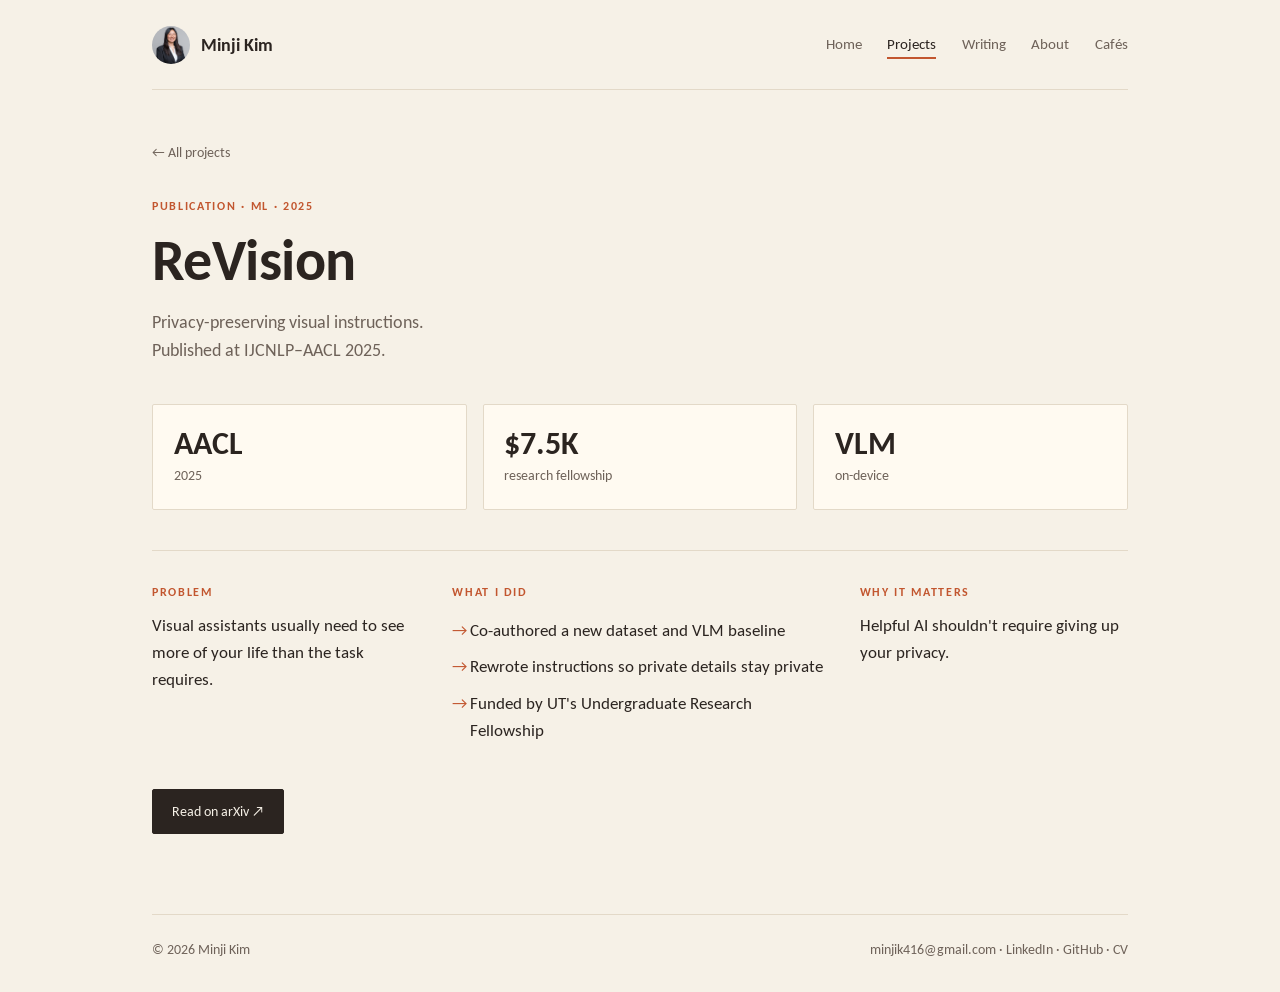
<file: projects/revision/index.html>
<!DOCTYPE html>
<html lang="en">
<head>
<meta charset="UTF-8">
<meta name="viewport" content="width=device-width, initial-scale=1.0">
<title>ReVision · Minji Kim</title>
<meta name="description" content="Privacy-preserving visual instructions. Published at IJCNLP–AACL 2025.">
<link rel="icon" type="image/png" href="/photo/teaicon.png">
<link rel="stylesheet" href="https://fonts.googleapis.com/css2?family=Carlito:ital,wght@0,400;0,700;1,400&display=swap">
<link rel="stylesheet" href="/style.css">
</head>
<body>
<div class="wrap">
<nav class="top">
  <a class="me" href="/"><img src="/photo/Minji%20Headshot.png" alt="">Minji Kim</a>
  <div class="links"><a href="/">Home</a><a href="/projects/" class="on">Projects</a><a href="/writing/">Writing</a><a href="/about/">About</a><a href="/cafes/">Cafés</a></div>
</nav>
<main>

<a class="back" href="/projects/">← All projects</a>
<p class="eyebrow">Publication · ML · 2025</p><h1>ReVision</h1><p class="lede">Privacy-preserving visual instructions.<br>Published at IJCNLP–AACL 2025.</p>

<div class="stats"><div class="stat"><b>AACL</b><span>2025</span></div><div class="stat"><b>$7.5K</b><span>research fellowship</span></div><div class="stat"><b>VLM</b><span>on-device</span></div></div>
<div class="three">
  <div><h3>Problem</h3><p>Visual assistants usually need to see more of your life than the task requires.</p></div>
  <div><h3>What I did</h3><ul><li>Co-authored a new dataset and VLM baseline</li><li>Rewrote instructions so private details stay private</li><li>Funded by UT&#x27;s Undergraduate Research Fellowship</li></ul></div>
  <div><h3>Why it matters</h3><p>Helpful AI shouldn&#x27;t require giving up your privacy.</p></div>
</div>
<div class="btns"><a class="btn p" href="https://arxiv.org/abs/2502.14780">Read on arXiv ↗</a></div>
</main>
<footer>
  <span>© 2026 Minji Kim</span>
  <span><a href="mailto:minjik416@gmail.com">minjik416@gmail.com</a> · <a href="https://www.linkedin.com/in/minjikimut">LinkedIn</a> · <a href="https://github.com/mk43275">GitHub</a> · <a href="/photo/Minji%20Kim%20CV.pdf">CV</a></span>
</footer>
</div>
</body>
</html>
</file>
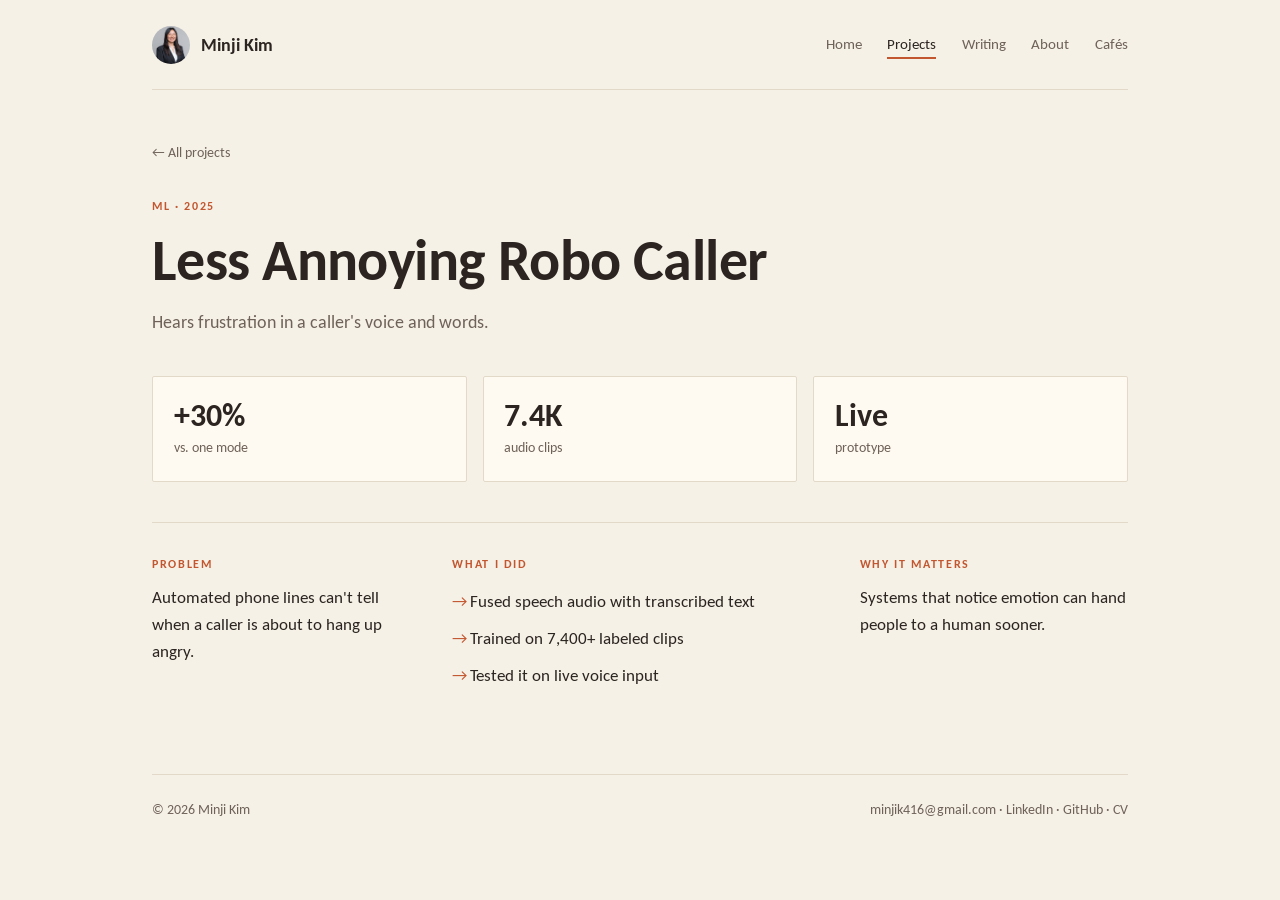
<file: projects/robo-caller/index.html>
<!DOCTYPE html>
<html lang="en">
<head>
<meta charset="UTF-8">
<meta name="viewport" content="width=device-width, initial-scale=1.0">
<title>Less Annoying Robo Caller · Minji Kim</title>
<meta name="description" content="Hears frustration in a caller&#x27;s voice and words.">
<link rel="icon" type="image/png" href="/photo/teaicon.png">
<link rel="stylesheet" href="https://fonts.googleapis.com/css2?family=Carlito:ital,wght@0,400;0,700;1,400&display=swap">
<link rel="stylesheet" href="/style.css">
</head>
<body>
<div class="wrap">
<nav class="top">
  <a class="me" href="/"><img src="/photo/Minji%20Headshot.png" alt="">Minji Kim</a>
  <div class="links"><a href="/">Home</a><a href="/projects/" class="on">Projects</a><a href="/writing/">Writing</a><a href="/about/">About</a><a href="/cafes/">Cafés</a></div>
</nav>
<main>

<a class="back" href="/projects/">← All projects</a>
<p class="eyebrow">ML · 2025</p><h1>Less Annoying Robo Caller</h1><p class="lede">Hears frustration in a caller&#x27;s voice and words.</p>

<div class="stats"><div class="stat"><b>+30%</b><span>vs. one mode</span></div><div class="stat"><b>7.4K</b><span>audio clips</span></div><div class="stat"><b>Live</b><span>prototype</span></div></div>
<div class="three">
  <div><h3>Problem</h3><p>Automated phone lines can&#x27;t tell when a caller is about to hang up angry.</p></div>
  <div><h3>What I did</h3><ul><li>Fused speech audio with transcribed text</li><li>Trained on 7,400+ labeled clips</li><li>Tested it on live voice input</li></ul></div>
  <div><h3>Why it matters</h3><p>Systems that notice emotion can hand people to a human sooner.</p></div>
</div>

</main>
<footer>
  <span>© 2026 Minji Kim</span>
  <span><a href="mailto:minjik416@gmail.com">minjik416@gmail.com</a> · <a href="https://www.linkedin.com/in/minjikimut">LinkedIn</a> · <a href="https://github.com/mk43275">GitHub</a> · <a href="/photo/Minji%20Kim%20CV.pdf">CV</a></span>
</footer>
</div>
</body>
</html>
</file>
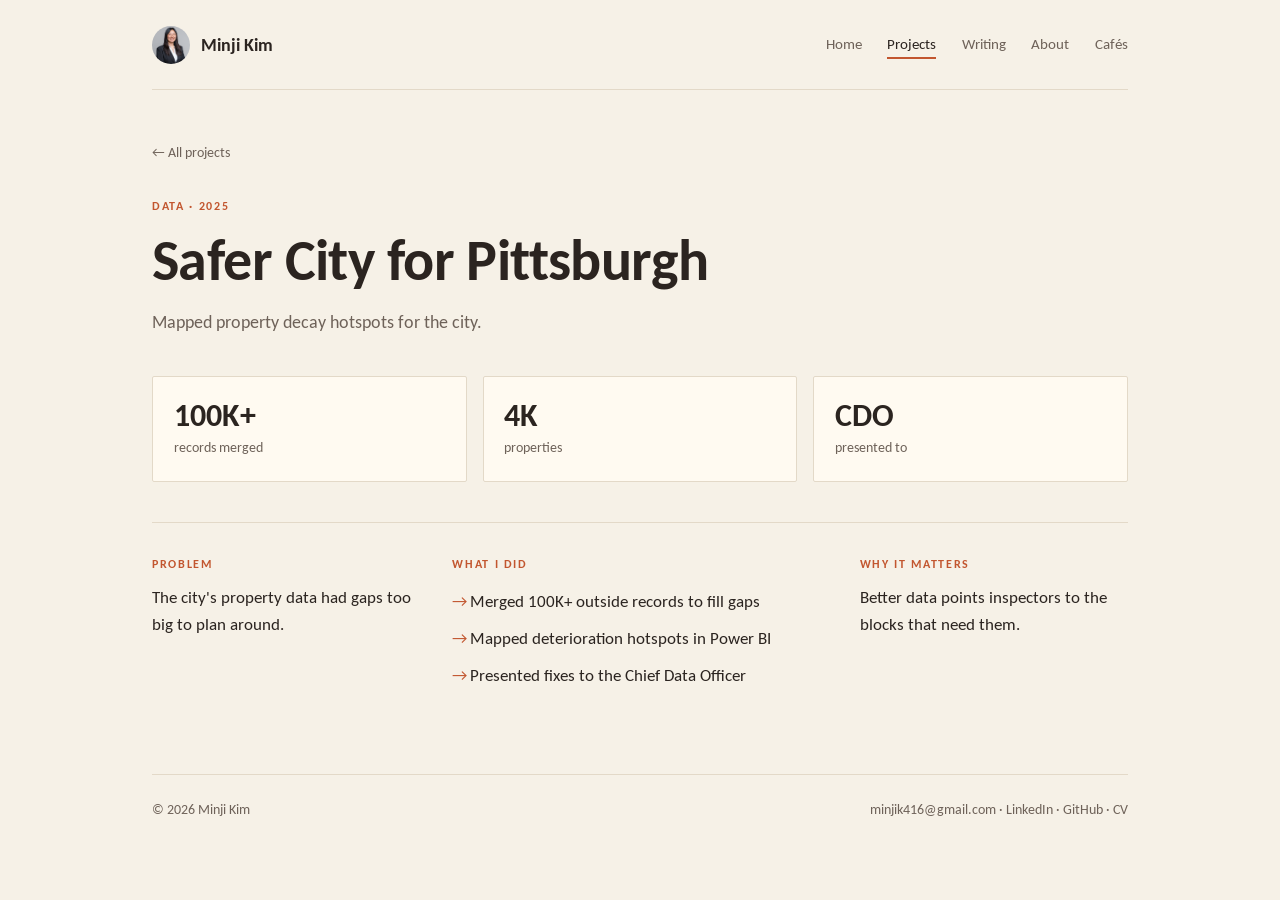
<file: projects/safer-pittsburgh/index.html>
<!DOCTYPE html>
<html lang="en">
<head>
<meta charset="UTF-8">
<meta name="viewport" content="width=device-width, initial-scale=1.0">
<title>Safer City for Pittsburgh · Minji Kim</title>
<meta name="description" content="Mapped property decay hotspots for the city.">
<link rel="icon" type="image/png" href="/photo/teaicon.png">
<link rel="stylesheet" href="https://fonts.googleapis.com/css2?family=Carlito:ital,wght@0,400;0,700;1,400&display=swap">
<link rel="stylesheet" href="/style.css">
</head>
<body>
<div class="wrap">
<nav class="top">
  <a class="me" href="/"><img src="/photo/Minji%20Headshot.png" alt="">Minji Kim</a>
  <div class="links"><a href="/">Home</a><a href="/projects/" class="on">Projects</a><a href="/writing/">Writing</a><a href="/about/">About</a><a href="/cafes/">Cafés</a></div>
</nav>
<main>

<a class="back" href="/projects/">← All projects</a>
<p class="eyebrow">Data · 2025</p><h1>Safer City for Pittsburgh</h1><p class="lede">Mapped property decay hotspots for the city.</p>

<div class="stats"><div class="stat"><b>100K+</b><span>records merged</span></div><div class="stat"><b>4K</b><span>properties</span></div><div class="stat"><b>CDO</b><span>presented to</span></div></div>
<div class="three">
  <div><h3>Problem</h3><p>The city&#x27;s property data had gaps too big to plan around.</p></div>
  <div><h3>What I did</h3><ul><li>Merged 100K+ outside records to fill gaps</li><li>Mapped deterioration hotspots in Power BI</li><li>Presented fixes to the Chief Data Officer</li></ul></div>
  <div><h3>Why it matters</h3><p>Better data points inspectors to the blocks that need them.</p></div>
</div>

</main>
<footer>
  <span>© 2026 Minji Kim</span>
  <span><a href="mailto:minjik416@gmail.com">minjik416@gmail.com</a> · <a href="https://www.linkedin.com/in/minjikimut">LinkedIn</a> · <a href="https://github.com/mk43275">GitHub</a> · <a href="/photo/Minji%20Kim%20CV.pdf">CV</a></span>
</footer>
</div>
</body>
</html>
</file>
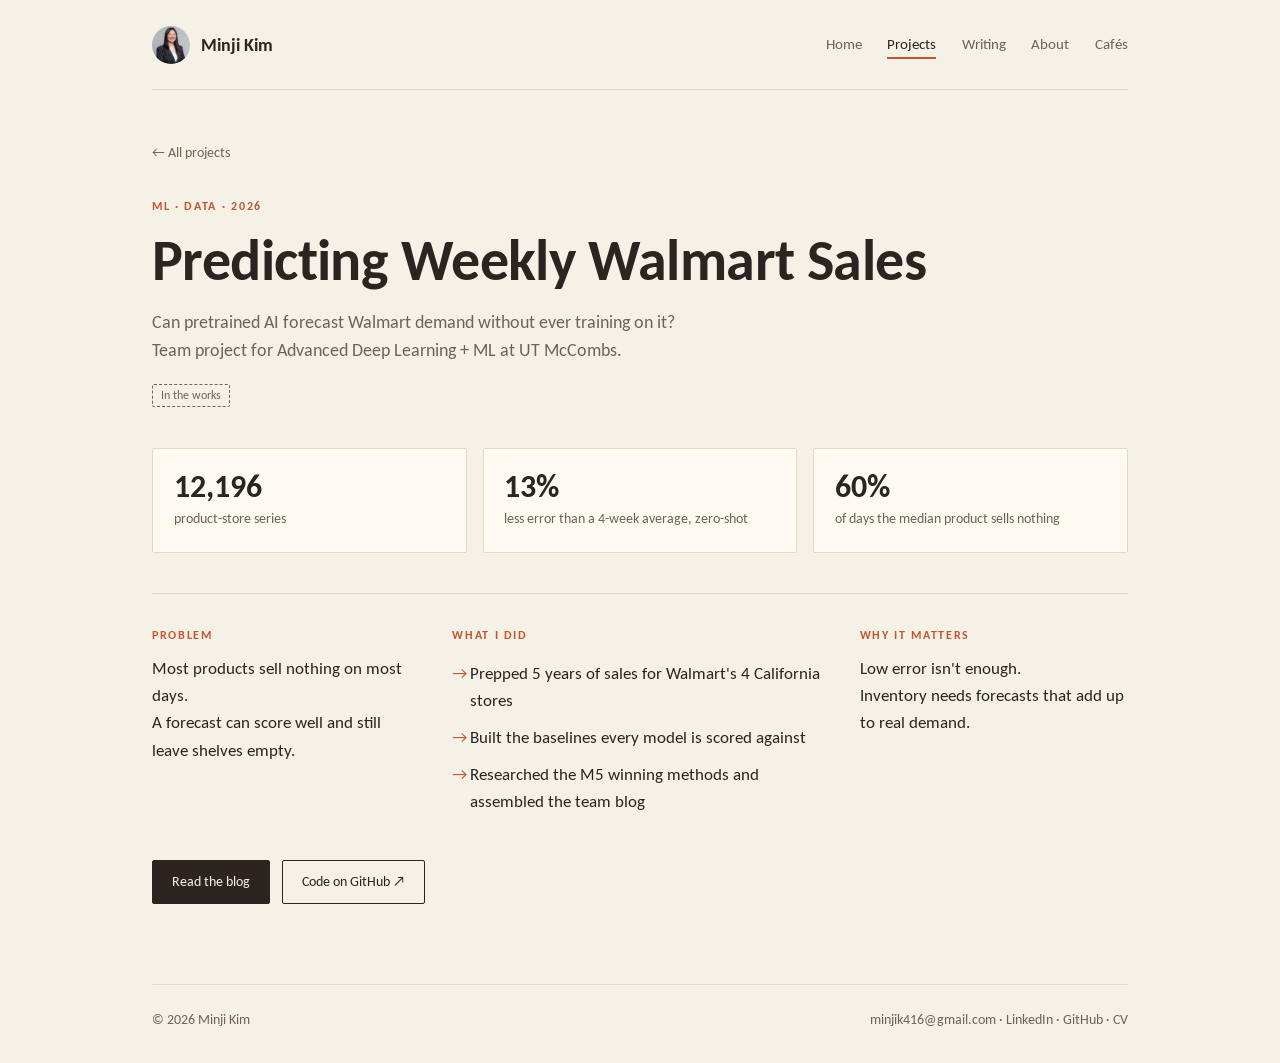
<file: projects/walmart-forecasting/index.html>
<!DOCTYPE html>
<html lang="en">
<head>
<meta charset="UTF-8">
<meta name="viewport" content="width=device-width, initial-scale=1.0">
<title>Predicting Weekly Walmart Sales · Minji Kim</title>
<meta name="description" content="Can pretrained AI forecast Walmart demand without ever training on it? Team project for Advanced Deep Learning + ML at UT McCombs.">
<link rel="icon" type="image/png" href="/photo/teaicon.png">
<link rel="stylesheet" href="https://fonts.googleapis.com/css2?family=Carlito:ital,wght@0,400;0,700;1,400&display=swap">
<link rel="stylesheet" href="/style.css">
</head>
<body>
<div class="wrap">
<nav class="top">
  <a class="me" href="/"><img src="/photo/Minji%20Headshot.png" alt="">Minji Kim</a>
  <div class="links"><a href="/">Home</a><a href="/projects/" class="on">Projects</a><a href="/writing/">Writing</a><a href="/about/">About</a><a href="/cafes/">Cafés</a></div>
</nav>
<main>

<a class="back" href="/projects/">← All projects</a>
<p class="eyebrow">ML · Data · 2026</p><h1>Predicting Weekly Walmart Sales</h1><p class="lede">Can pretrained AI forecast Walmart demand without ever training on it?<br>Team project for Advanced Deep Learning + ML at UT McCombs.</p>
<p style="margin-top:1rem"> <span class="wip">In the works</span></p>
<div class="stats"><div class="stat"><b>12,196</b><span>product-store series</span></div><div class="stat"><b>13%</b><span>less error than a 4-week average, zero-shot</span></div><div class="stat"><b>60%</b><span>of days the median product sells nothing</span></div></div>
<div class="three">
  <div><h3>Problem</h3><p>Most products sell nothing on most days.<br>A forecast can score well and still leave shelves empty.</p></div>
  <div><h3>What I did</h3><ul><li>Prepped 5 years of sales for Walmart&#x27;s 4 California stores</li><li>Built the baselines every model is scored against</li><li>Researched the M5 winning methods and assembled the team blog</li></ul></div>
  <div><h3>Why it matters</h3><p>Low error isn&#x27;t enough.<br>Inventory needs forecasts that add up to real demand.</p></div>
</div>
<div class="btns"><a class="btn p" href="/writing/walmart-forecasting/">Read the blog</a><a class="btn" href="https://github.com/vollemax-lgtm/walmart-demand-forecasting">Code on GitHub ↗</a></div>
</main>
<footer>
  <span>© 2026 Minji Kim</span>
  <span><a href="mailto:minjik416@gmail.com">minjik416@gmail.com</a> · <a href="https://www.linkedin.com/in/minjikimut">LinkedIn</a> · <a href="https://github.com/mk43275">GitHub</a> · <a href="/photo/Minji%20Kim%20CV.pdf">CV</a></span>
</footer>
</div>
</body>
</html>
</file>
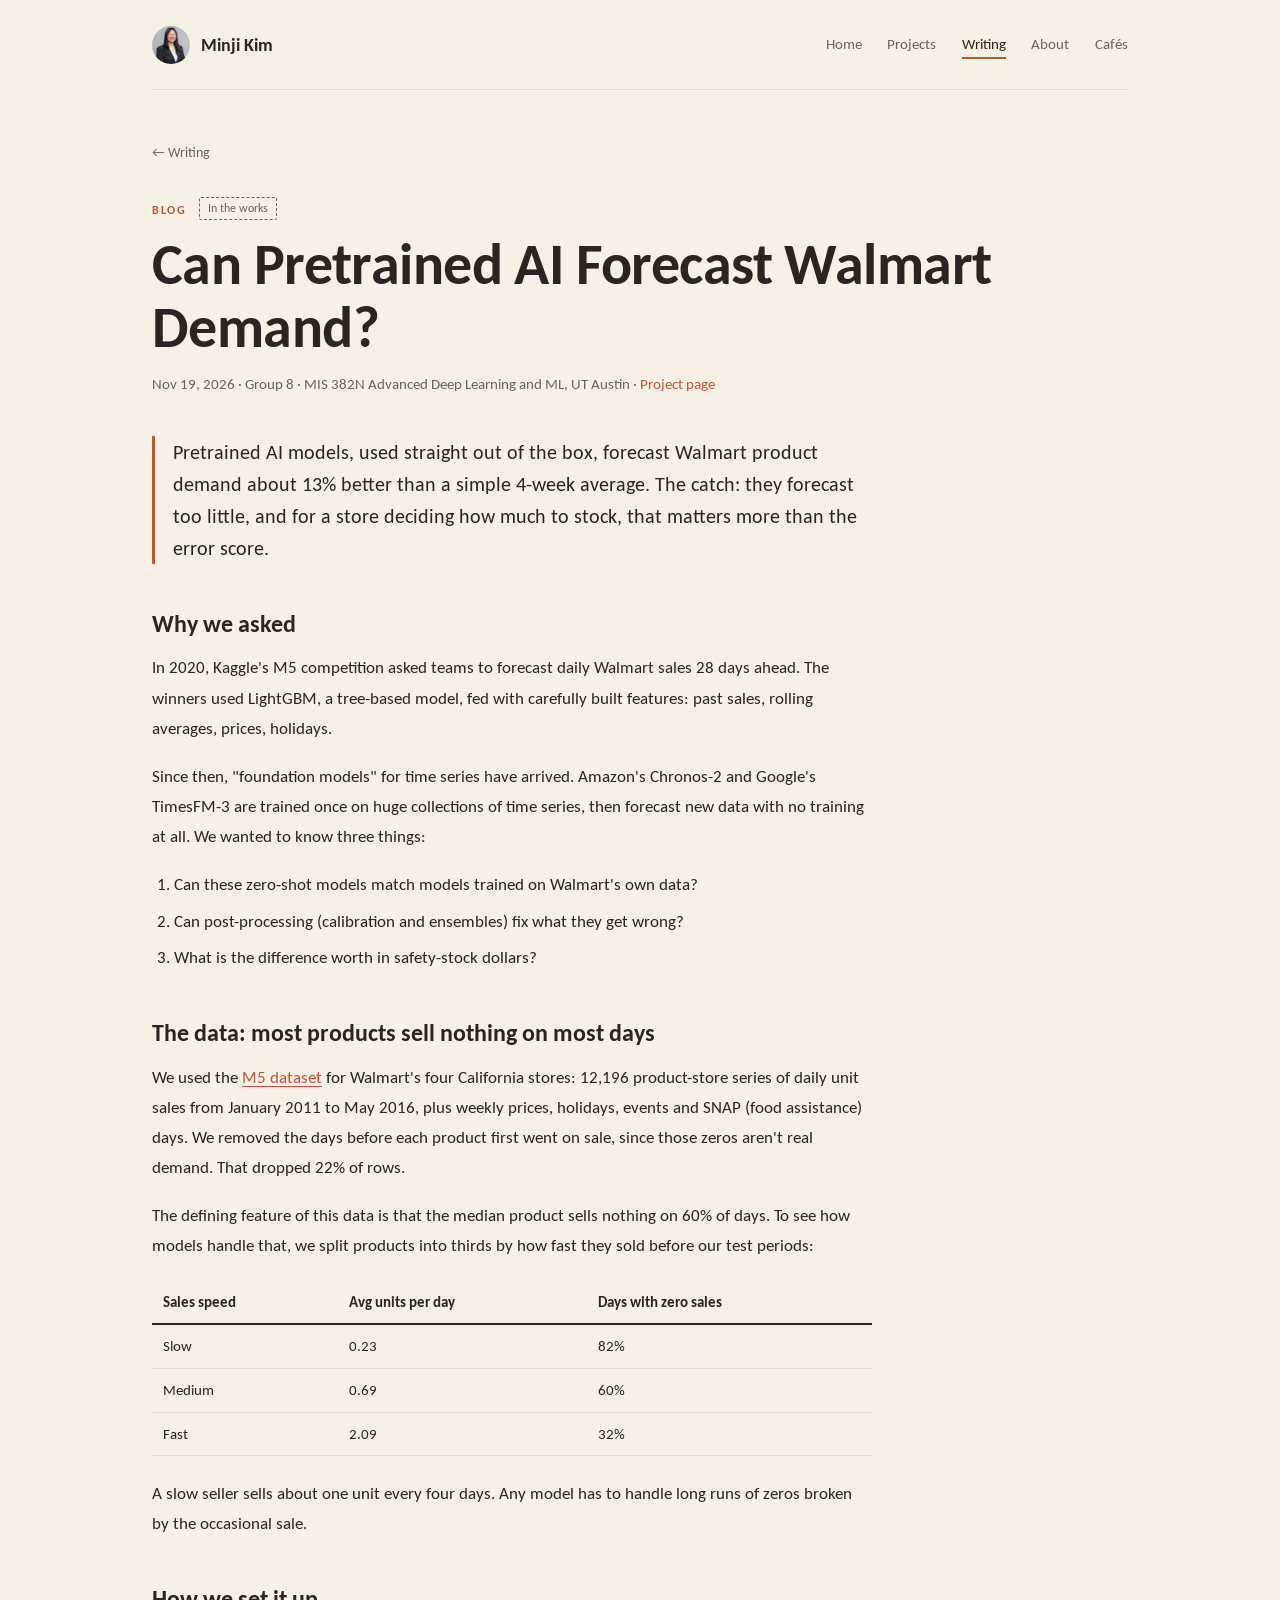
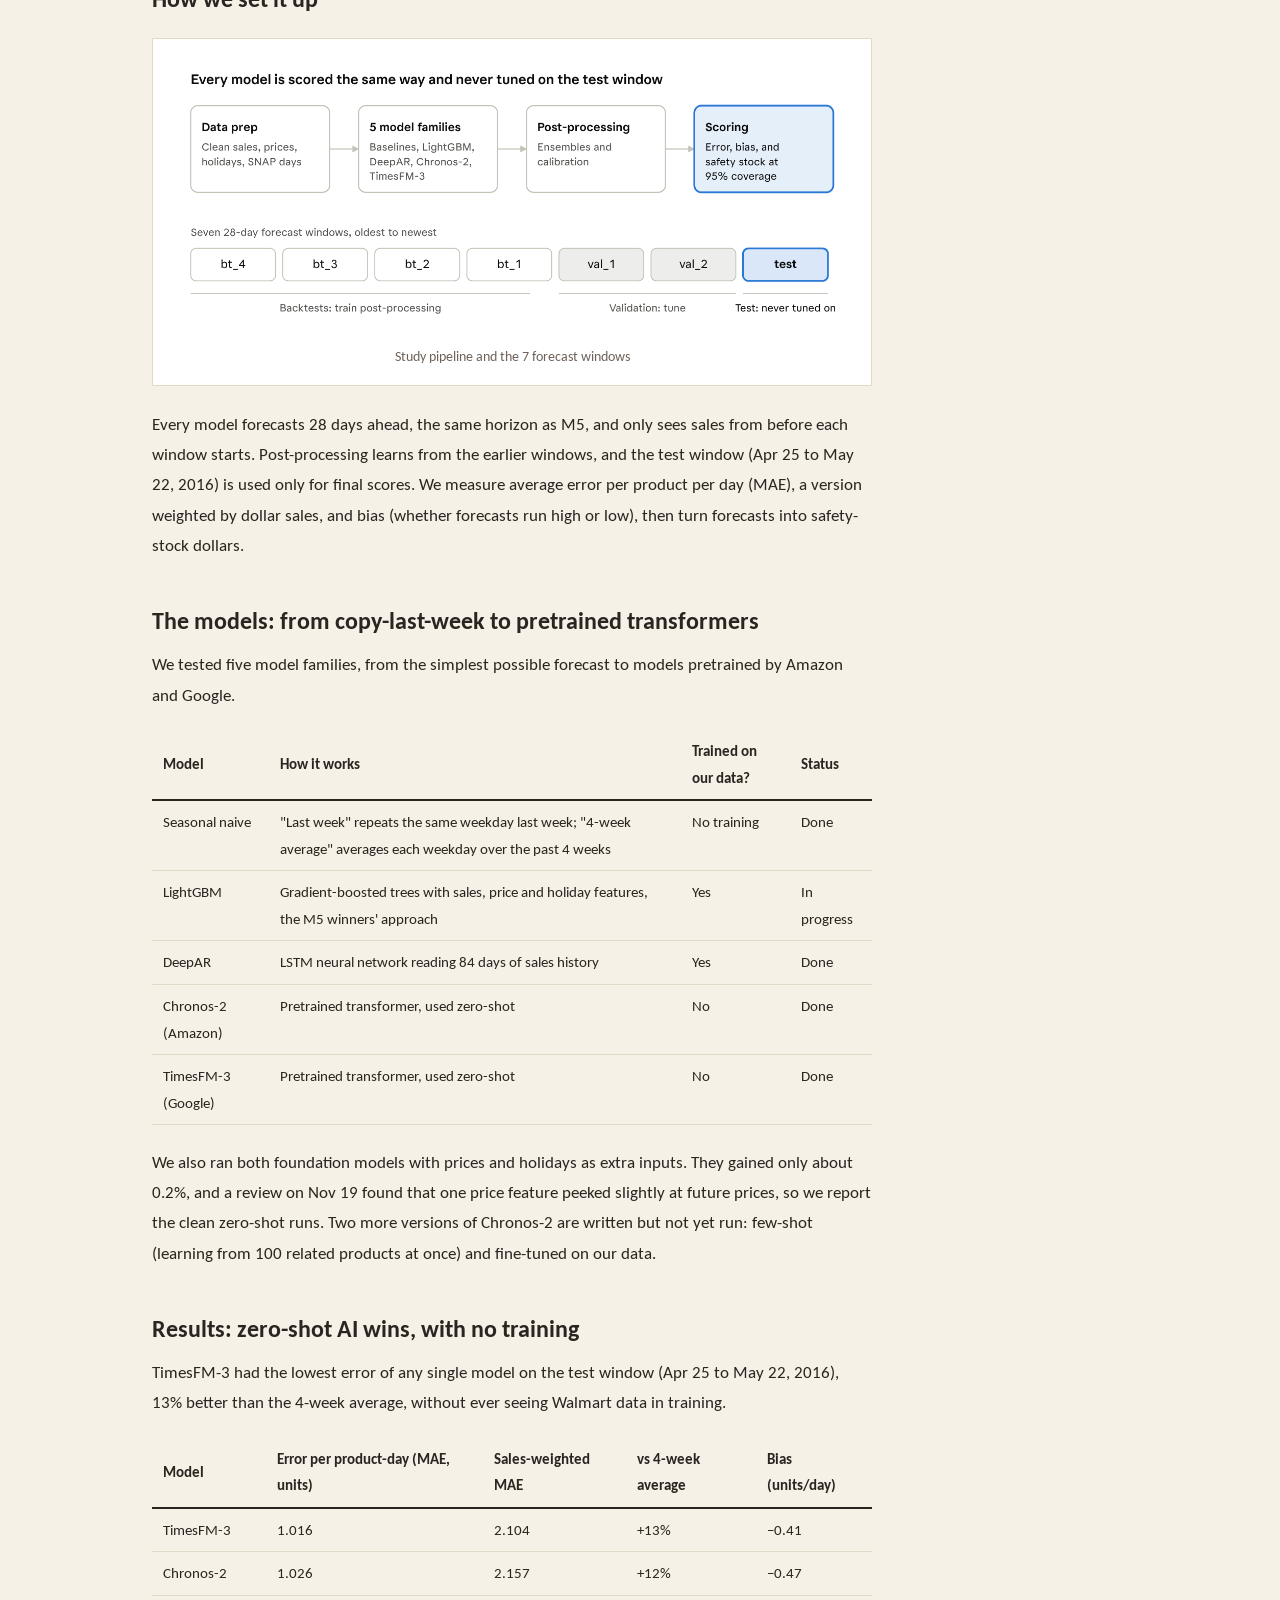
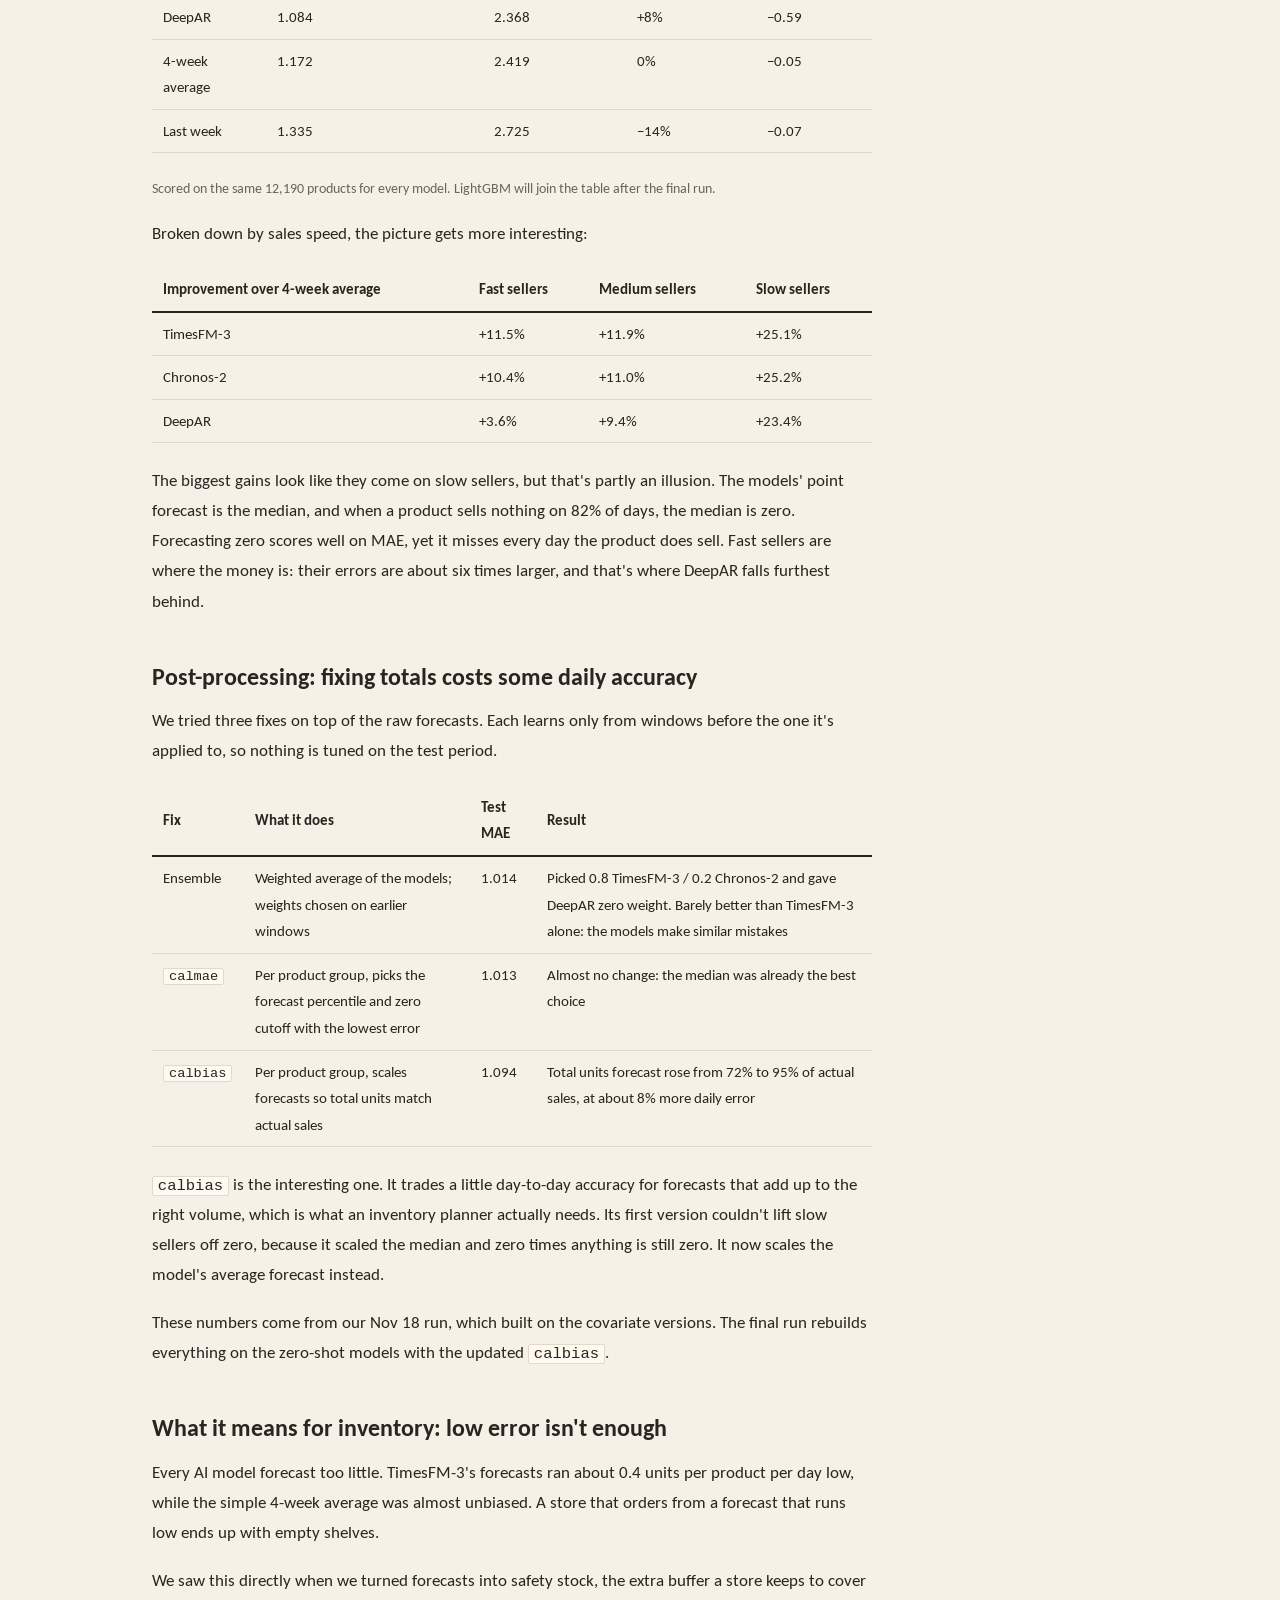
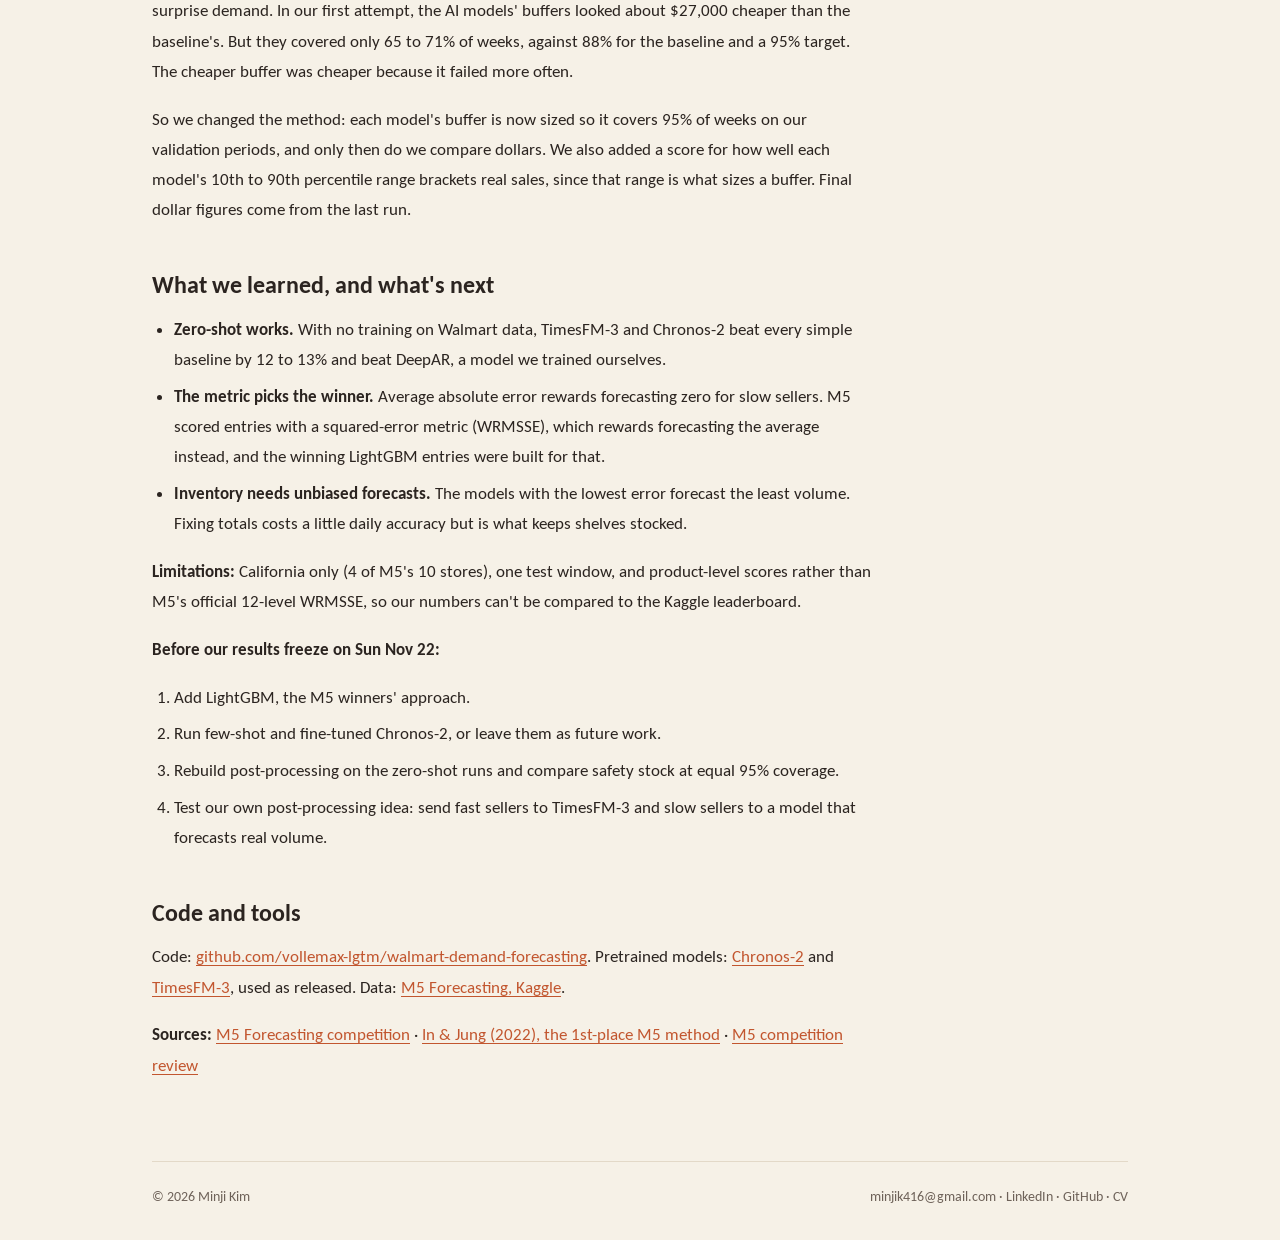
<file: writing/walmart-forecasting/index.html>
<!DOCTYPE html>
<html lang="en">
<head>
<meta charset="UTF-8">
<meta name="viewport" content="width=device-width, initial-scale=1.0">
<title>Can Pretrained AI Forecast Walmart Demand? · Minji Kim</title>
<meta name="description" content="Can Pretrained AI Forecast Walmart Demand?">
<link rel="icon" type="image/png" href="/photo/teaicon.png">
<link rel="stylesheet" href="https://fonts.googleapis.com/css2?family=Carlito:ital,wght@0,400;0,700;1,400&display=swap">
<link rel="stylesheet" href="/style.css">
</head>
<body>
<div class="wrap">
<nav class="top">
  <a class="me" href="/"><img src="/photo/Minji%20Headshot.png" alt="">Minji Kim</a>
  <div class="links"><a href="/">Home</a><a href="/projects/">Projects</a><a href="/writing/" class="on">Writing</a><a href="/about/">About</a><a href="/cafes/">Cafés</a></div>
</nav>
<main>

<a class="back" href="/writing/">← Writing</a>
<p class="eyebrow">Blog <span class="wip">In the works</span></p><h1>Can Pretrained AI Forecast Walmart Demand?</h1>
<p class="byline">Nov 19, 2026 · Group 8 · MIS 382N Advanced Deep Learning and ML, UT Austin · <a href="/projects/walmart-forecasting/">Project page</a></p>
<article class="post-body">
<p class="post-lede">Pretrained AI models, used straight out of the box, forecast Walmart product demand about 13% better than a simple 4-week average. The catch: they forecast too little, and for a store deciding how much to stock, that matters more than the error score.</p>

<h2>Why we asked</h2>
<p>In 2020, Kaggle's M5 competition asked teams to forecast daily Walmart sales 28 days ahead. The winners used LightGBM, a tree-based model, fed with carefully built features: past sales, rolling averages, prices, holidays.</p>
<p>Since then, "foundation models" for time series have arrived. Amazon's Chronos-2 and Google's TimesFM-3 are trained once on huge collections of time series, then forecast new data with no training at all. We wanted to know three things:</p>
<ol>
  <li>Can these zero-shot models match models trained on Walmart's own data?</li>
  <li>Can post-processing (calibration and ensembles) fix what they get wrong?</li>
  <li>What is the difference worth in safety-stock dollars?</li>
</ol>

<h2>The data: most products sell nothing on most days</h2>
<p>We used the <a href="https://www.kaggle.com/competitions/m5-forecasting-accuracy">M5 dataset</a> for Walmart's four California stores: 12,196 product-store series of daily unit sales from January 2011 to May 2016, plus weekly prices, holidays, events and SNAP (food assistance) days. We removed the days before each product first went on sale, since those zeros aren't real demand. That dropped 22% of rows.</p>
<p>The defining feature of this data is that the median product sells nothing on 60% of days. To see how models handle that, we split products into thirds by how fast they sold before our test periods:</p>
<div class="table"><table>
  <tr><th>Sales speed</th><th>Avg units per day</th><th>Days with zero sales</th></tr>
  <tr><td>Slow</td><td>0.23</td><td>82%</td></tr>
  <tr><td>Medium</td><td>0.69</td><td>60%</td></tr>
  <tr><td>Fast</td><td>2.09</td><td>32%</td></tr>
</table></div>
<p>A slow seller sells about one unit every four days. Any model has to handle long runs of zeros broken by the occasional sale.</p>

<h2>How we set it up</h2>
<figure><img src="/photo/blog/walmart-pipeline.png" alt="Study pipeline: data prep, 5 model families, post-processing, scoring; and the seven 28-day forecast windows (4 backtests, 2 validation, 1 test)"><figcaption>Study pipeline and the 7 forecast windows</figcaption></figure>
<p>Every model forecasts 28 days ahead, the same horizon as M5, and only sees sales from before each window starts. Post-processing learns from the earlier windows, and the test window (Apr 25 to May 22, 2016) is used only for final scores. We measure average error per product per day (MAE), a version weighted by dollar sales, and bias (whether forecasts run high or low), then turn forecasts into safety-stock dollars.</p>

<h2>The models: from copy-last-week to pretrained transformers</h2>
<p>We tested five model families, from the simplest possible forecast to models pretrained by Amazon and Google.</p>
<div class="table"><table>
  <tr><th>Model</th><th>How it works</th><th>Trained on our data?</th><th>Status</th></tr>
  <tr><td>Seasonal naive</td><td>"Last week" repeats the same weekday last week; "4-week average" averages each weekday over the past 4 weeks</td><td>No training</td><td>Done</td></tr>
  <tr><td>LightGBM</td><td>Gradient-boosted trees with sales, price and holiday features, the M5 winners' approach</td><td>Yes</td><td>In progress</td></tr>
  <tr><td>DeepAR</td><td>LSTM neural network reading 84 days of sales history</td><td>Yes</td><td>Done</td></tr>
  <tr><td>Chronos-2 (Amazon)</td><td>Pretrained transformer, used zero-shot</td><td>No</td><td>Done</td></tr>
  <tr><td>TimesFM-3 (Google)</td><td>Pretrained transformer, used zero-shot</td><td>No</td><td>Done</td></tr>
</table></div>
<p>We also ran both foundation models with prices and holidays as extra inputs. They gained only about 0.2%, and a review on Nov 19 found that one price feature peeked slightly at future prices, so we report the clean zero-shot runs. Two more versions of Chronos-2 are written but not yet run: few-shot (learning from 100 related products at once) and fine-tuned on our data.</p>

<h2>Results: zero-shot AI wins, with no training</h2>
<p>TimesFM-3 had the lowest error of any single model on the test window (Apr 25 to May 22, 2016), 13% better than the 4-week average, without ever seeing Walmart data in training.</p>
<div class="table"><table>
  <tr><th>Model</th><th>Error per product-day (MAE, units)</th><th>Sales-weighted MAE</th><th>vs 4-week average</th><th>Bias (units/day)</th></tr>
  <tr><td>TimesFM-3</td><td>1.016</td><td>2.104</td><td>+13%</td><td>−0.41</td></tr>
  <tr><td>Chronos-2</td><td>1.026</td><td>2.157</td><td>+12%</td><td>−0.47</td></tr>
  <tr><td>DeepAR</td><td>1.084</td><td>2.368</td><td>+8%</td><td>−0.59</td></tr>
  <tr><td>4-week average</td><td>1.172</td><td>2.419</td><td>0%</td><td>−0.05</td></tr>
  <tr><td>Last week</td><td>1.335</td><td>2.725</td><td>−14%</td><td>−0.07</td></tr>
</table></div>
<p class="note">Scored on the same 12,190 products for every model. LightGBM will join the table after the final run.</p>
<p>Broken down by sales speed, the picture gets more interesting:</p>
<div class="table"><table>
  <tr><th>Improvement over 4-week average</th><th>Fast sellers</th><th>Medium sellers</th><th>Slow sellers</th></tr>
  <tr><td>TimesFM-3</td><td>+11.5%</td><td>+11.9%</td><td>+25.1%</td></tr>
  <tr><td>Chronos-2</td><td>+10.4%</td><td>+11.0%</td><td>+25.2%</td></tr>
  <tr><td>DeepAR</td><td>+3.6%</td><td>+9.4%</td><td>+23.4%</td></tr>
</table></div>
<p>The biggest gains look like they come on slow sellers, but that's partly an illusion. The models' point forecast is the median, and when a product sells nothing on 82% of days, the median is zero. Forecasting zero scores well on MAE, yet it misses every day the product does sell. Fast sellers are where the money is: their errors are about six times larger, and that's where DeepAR falls furthest behind.</p>

<h2>Post-processing: fixing totals costs some daily accuracy</h2>
<p>We tried three fixes on top of the raw forecasts. Each learns only from windows before the one it's applied to, so nothing is tuned on the test period.</p>
<div class="table"><table>
  <tr><th>Fix</th><th>What it does</th><th>Test MAE</th><th>Result</th></tr>
  <tr><td>Ensemble</td><td>Weighted average of the models; weights chosen on earlier windows</td><td>1.014</td><td>Picked 0.8 TimesFM-3 / 0.2 Chronos-2 and gave DeepAR zero weight. Barely better than TimesFM-3 alone: the models make similar mistakes</td></tr>
  <tr><td><code>calmae</code></td><td>Per product group, picks the forecast percentile and zero cutoff with the lowest error</td><td>1.013</td><td>Almost no change: the median was already the best choice</td></tr>
  <tr><td><code>calbias</code></td><td>Per product group, scales forecasts so total units match actual sales</td><td>1.094</td><td>Total units forecast rose from 72% to 95% of actual sales, at about 8% more daily error</td></tr>
</table></div>
<p><code>calbias</code> is the interesting one. It trades a little day-to-day accuracy for forecasts that add up to the right volume, which is what an inventory planner actually needs. Its first version couldn't lift slow sellers off zero, because it scaled the median and zero times anything is still zero. It now scales the model's average forecast instead.</p>
<p>These numbers come from our Nov 18 run, which built on the covariate versions. The final run rebuilds everything on the zero-shot models with the updated <code>calbias</code>.</p>

<h2>What it means for inventory: low error isn't enough</h2>
<p>Every AI model forecast too little. TimesFM-3's forecasts ran about 0.4 units per product per day low, while the simple 4-week average was almost unbiased. A store that orders from a forecast that runs low ends up with empty shelves.</p>
<p>We saw this directly when we turned forecasts into safety stock, the extra buffer a store keeps to cover surprise demand. In our first attempt, the AI models' buffers looked about $27,000 cheaper than the baseline's. But they covered only 65 to 71% of weeks, against 88% for the baseline and a 95% target. The cheaper buffer was cheaper because it failed more often.</p>
<p>So we changed the method: each model's buffer is now sized so it covers 95% of weeks on our validation periods, and only then do we compare dollars. We also added a score for how well each model's 10th to 90th percentile range brackets real sales, since that range is what sizes a buffer. Final dollar figures come from the last run.</p>

<h2>What we learned, and what's next</h2>
<ul>
  <li><strong>Zero-shot works.</strong> With no training on Walmart data, TimesFM-3 and Chronos-2 beat every simple baseline by 12 to 13% and beat DeepAR, a model we trained ourselves.</li>
  <li><strong>The metric picks the winner.</strong> Average absolute error rewards forecasting zero for slow sellers. M5 scored entries with a squared-error metric (WRMSSE), which rewards forecasting the average instead, and the winning LightGBM entries were built for that.</li>
  <li><strong>Inventory needs unbiased forecasts.</strong> The models with the lowest error forecast the least volume. Fixing totals costs a little daily accuracy but is what keeps shelves stocked.</li>
</ul>
<p><strong>Limitations:</strong> California only (4 of M5's 10 stores), one test window, and product-level scores rather than M5's official 12-level WRMSSE, so our numbers can't be compared to the Kaggle leaderboard.</p>
<p><strong>Before our results freeze on Sun Nov 22:</strong></p>
<ol>
  <li>Add LightGBM, the M5 winners' approach.</li>
  <li>Run few-shot and fine-tuned Chronos-2, or leave them as future work.</li>
  <li>Rebuild post-processing on the zero-shot runs and compare safety stock at equal 95% coverage.</li>
  <li>Test our own post-processing idea: send fast sellers to TimesFM-3 and slow sellers to a model that forecasts real volume.</li>
</ol>

<h2>Code and tools</h2>
<p>Code: <a href="https://github.com/vollemax-lgtm/walmart-demand-forecasting">github.com/vollemax-lgtm/walmart-demand-forecasting</a>. Pretrained models: <a href="https://huggingface.co/amazon/chronos-2">Chronos-2</a> and <a href="https://huggingface.co/google/timesfm-3.0-pytorch">TimesFM-3</a>, used as released. Data: <a href="https://www.kaggle.com/competitions/m5-forecasting-accuracy">M5 Forecasting, Kaggle</a>.</p>
<p><strong>Sources:</strong> <a href="https://www.kaggle.com/competitions/m5-forecasting-accuracy">M5 Forecasting competition</a> · <a href="https://econpapers.repec.org/RePEc:eee:intfor:v:38:y:2022:i:4:p:1386-1399">In &amp; Jung (2022), the 1st-place M5 method</a> · <a href="https://pmc.ncbi.nlm.nih.gov/articles/PMC9232271">M5 competition review</a></p>

</article>
</main>
<footer>
  <span>© 2026 Minji Kim</span>
  <span><a href="mailto:minjik416@gmail.com">minjik416@gmail.com</a> · <a href="https://www.linkedin.com/in/minjikimut">LinkedIn</a> · <a href="https://github.com/mk43275">GitHub</a> · <a href="/photo/Minji%20Kim%20CV.pdf">CV</a></span>
</footer>
</div>
</body>
</html>
</file>
<file: style.css>
/* Minji Kim portfolio · "Paper" theme */
*, *::before, *::after { box-sizing: border-box; margin: 0; padding: 0; }

:root {
  --bg: #f6f1e7;
  --card: #fffaf1;
  --text: #2b2420;
  --soft: #6e6259;
  --line: #e3d9c8;
  --accent: #c2562f;
  --font: 'Calibri', 'Carlito', sans-serif;
}

body { background: var(--bg); color: var(--text); font-family: var(--font); line-height: 1.6; font-size: 17px; }
a { color: inherit; text-decoration: none; }
.wrap { max-width: 1040px; margin: 0 auto; padding: 0 2rem; }

/* Nav */
nav.top { display: flex; align-items: center; justify-content: space-between; padding: 1.6rem 0; margin-bottom: 3rem; border-bottom: 1px solid var(--line); }
nav.top .me { display: flex; align-items: center; gap: .7rem; font-weight: 700; font-size: 1.15rem; }
nav.top .me img { width: 38px; height: 38px; border-radius: 50%; object-fit: cover; }
nav.top .links { display: flex; gap: 1.6rem; font-size: .95rem; color: var(--soft); }
nav.top .links a:hover, nav.top .links a.on { color: var(--text); }
nav.top .links a.on { box-shadow: 0 2px 0 var(--accent); }

/* Type */
h1 { font-weight: 700; line-height: 1.1; font-size: clamp(2.2rem, 5vw, 3.6rem); letter-spacing: -.01em; }
h1 em { color: var(--accent); }
.eyebrow { font-size: .75rem; letter-spacing: .14em; text-transform: uppercase; color: var(--accent); font-weight: 700; margin-bottom: .8rem; }
.lede { color: var(--soft); font-size: 1.1rem; max-width: 560px; margin-top: 1rem; }
.sec { display: flex; justify-content: space-between; align-items: baseline; margin: 4rem 0 1.2rem; }
.sec h2 { font-size: 1.45rem; font-weight: 700; }
.sec a { font-size: .88rem; color: var(--soft); }
.sec a:hover { color: var(--accent); }

/* Home hero */
.hero { display: grid; grid-template-columns: 1.6fr 1fr; gap: 3rem; align-items: end; }
.hero .side { font-size: .95rem; color: var(--soft); border-left: 2px solid var(--accent); padding-left: 1rem; }

/* Project rows */
.rows { border-top: 1px solid var(--text); }
.row { display: grid; grid-template-columns: 50px 1fr; gap: 1rem; padding: 1.3rem 0; border-bottom: 1px solid var(--line); align-items: baseline; transition: padding .2s; }
.row:hover { padding-left: .6rem; }
.row:hover .t { color: var(--accent); }
.row .n { color: var(--accent); }
.row .t { font-size: 1.35rem; transition: color .2s; }
.row .d { color: var(--soft); font-size: .95rem; }

/* Generic list (experience, writing, cafés, honors) */
.list { border-top: 1px solid var(--line); }
.item { display: grid; grid-template-columns: 120px 1fr auto; gap: 1.5rem; padding: 1.2rem 0; border-bottom: 1px solid var(--line); align-items: baseline; }
a.item:hover .it { color: var(--accent); }
.item .dt { font-size: .82rem; color: var(--soft); }
.item .it { font-size: 1.2rem; transition: color .2s; }
.item .sub { font-size: .85rem; color: var(--soft); }
.item .rt { font-size: .8rem; color: var(--soft); white-space: nowrap; }
.tag { display: inline-block; font-size: .72rem; padding: .1rem .55rem; border: 1px solid var(--accent); color: var(--accent); border-radius: 2px; margin-top: .45rem; }
.wip { display: inline-block; font-size: .72rem; padding: .1rem .5rem; border: 1px dashed var(--soft); color: var(--soft); border-radius: 2px; }

/* Filters */
.filters { display: flex; gap: .5rem; margin: 2rem 0 1.5rem; flex-wrap: wrap; }
.filters button { font: inherit; font-size: .85rem; padding: .35rem .9rem; border-radius: 2px; border: 1px solid var(--line); background: transparent; color: var(--soft); cursor: pointer; }
.filters button.on, .filters button:hover { background: var(--accent); border-color: var(--accent); color: #fff; }

/* Project page */
.back { font-size: .88rem; color: var(--soft); display: inline-block; margin-bottom: 2rem; }
.back:hover { color: var(--accent); }
.stats { display: grid; grid-template-columns: repeat(3, 1fr); gap: 1rem; margin: 2.5rem 0; }
.stat { background: var(--card); border: 1px solid var(--line); border-radius: 2px; padding: 1.3rem; }
.stat b { display: block; font-size: 2rem; line-height: 1.1; }
.stat span { font-size: .85rem; color: var(--soft); }
.three { display: grid; grid-template-columns: 1fr 1.4fr 1fr; gap: 2rem; border-top: 1px solid var(--line); padding-top: 2rem; }
.three h3 { font-size: .74rem; letter-spacing: .14em; text-transform: uppercase; color: var(--accent); margin-bottom: .6rem; font-weight: 700; }
.three ul { list-style: none; }
.three li { padding: .3rem 0 .3rem 1.1rem; position: relative; }
.three li::before { content: "→"; position: absolute; left: 0; color: var(--accent); }
.btns { display: flex; gap: .7rem; margin-top: 2.5rem; flex-wrap: wrap; }
.btn { font-size: .9rem; padding: .6rem 1.2rem; border-radius: 2px; border: 1px solid var(--text); }
.btn.p { background: var(--text); color: var(--bg); }
.btn:hover { border-color: var(--accent); }
.btn.p:hover { background: var(--accent); }

/* About */
.grid2 { display: grid; grid-template-columns: 1fr 1fr; gap: .8rem; }
.box { background: var(--card); border: 1px solid var(--line); border-radius: 2px; padding: 1rem 1.2rem; }
.box .k { font-size: .7rem; letter-spacing: .12em; text-transform: uppercase; color: var(--accent); font-weight: 700; }
.box .v { font-size: .98rem; margin-top: .2rem; }
.box .s { font-size: .82rem; color: var(--soft); }
.skills { display: grid; grid-template-columns: 200px 1fr; gap: .6rem 1.5rem; border-top: 1px solid var(--line); padding-top: 1.2rem; }
.skills dt { font-weight: 700; }
.skills dd { color: var(--soft); }

/* Cafés */
.cafes { display: grid; grid-template-columns: repeat(auto-fill, minmax(280px, 1fr)); gap: 1.2rem; }
.cafe { background: var(--card); border: 1px solid var(--line); border-radius: 2px; overflow: hidden; }
.cafe .img { height: 190px; display: flex; overflow-x: auto; scroll-snap-type: x mandatory; }
.cafe .img img { width: 100%; height: 100%; object-fit: cover; flex: 0 0 100%; scroll-snap-align: start; }
.cafe .body { padding: 1rem 1.2rem 1.2rem; }
.cafe .name { font-weight: 700; font-size: 1.1rem; }
.cafe .loc { font-size: .82rem; color: var(--soft); }
.cafe .stars { color: var(--accent); margin: .3rem 0; letter-spacing: .1em; }
.cafe .stars .off { color: var(--line); }
.cafe .rev { font-size: .92rem; font-style: italic; color: var(--soft); }
.cafe .count { font-size: .72rem; color: var(--soft); margin-top: .5rem; }

footer { margin: 5rem 0 2rem; padding-top: 1.5rem; border-top: 1px solid var(--line); font-size: .85rem; color: var(--soft); display: flex; justify-content: space-between; gap: 1rem; flex-wrap: wrap; }
footer a:hover { color: var(--accent); }

@media (max-width: 760px) {
  .wrap { padding: 0 1.2rem; }
  nav.top { flex-direction: column; gap: .8rem; align-items: flex-start; }
  nav.top .links { gap: 1.1rem; flex-wrap: wrap; }
  .hero, .three, .stats, .grid2, .skills { grid-template-columns: 1fr; }
  .row { grid-template-columns: 36px 1fr; }
  .item { grid-template-columns: 1fr; gap: .2rem; }
}

/* Status update box on in-progress projects */
.update { margin-top: 1.5rem; background: var(--card); border: 1px solid var(--line); border-left: 3px solid var(--accent); padding: 1rem 1.2rem; max-width: 640px; }
.update p { margin-top: .5rem; font-size: .95rem; }
.row .t .wip { vertical-align: 3px; margin-left: .4rem; }

/* Blog posts */
.byline { color: var(--soft); font-size: .92rem; margin-top: .8rem; }
.byline a { color: var(--accent); }
.eyebrow .wip { margin-left: .5rem; letter-spacing: 0; text-transform: none; font-weight: 400; vertical-align: 1px; }
.post-body { max-width: 720px; margin-top: 2.5rem; font-size: 1.08rem; line-height: 1.75; }
.post-body p, .post-body ul, .post-body ol { margin-bottom: 1.1rem; }
.post-body .post-lede { font-size: 1.25rem; line-height: 1.6; border-left: 3px solid var(--accent); padding-left: 1.1rem; margin-bottom: 2.2rem; }
.post-body h2 { font-size: 1.5rem; line-height: 1.25; margin: 2.8rem 0 .9rem; }
.post-body ul, .post-body ol { padding-left: 1.4rem; }
.post-body li { margin-bottom: .4rem; }
.post-body a { color: var(--accent); text-decoration: underline; text-underline-offset: 3px; }
.post-body code { font-family: Consolas, 'Courier New', monospace; font-size: .9em; background: var(--card); border: 1px solid var(--line); padding: 0 .3rem; border-radius: 2px; }
.post-body .note { font-size: .9rem; color: var(--soft); }
.post-body .table { overflow-x: auto; margin: 1.2rem 0 1.4rem; }
.post-body table { border-collapse: collapse; width: 100%; font-size: .95rem; }
.post-body th { text-align: left; font-weight: 700; border-bottom: 2px solid var(--text); padding: .5rem .7rem; }
.post-body td { border-bottom: 1px solid var(--line); padding: .5rem .7rem; vertical-align: top; }
.post-body figure { margin: 1.5rem 0; background: #fff; border: 1px solid var(--line); padding: 1rem; }
.post-body figure img { width: 100%; display: block; }
.post-body figcaption { font-size: .85rem; color: var(--soft); margin-top: .6rem; text-align: center; }
</file>
